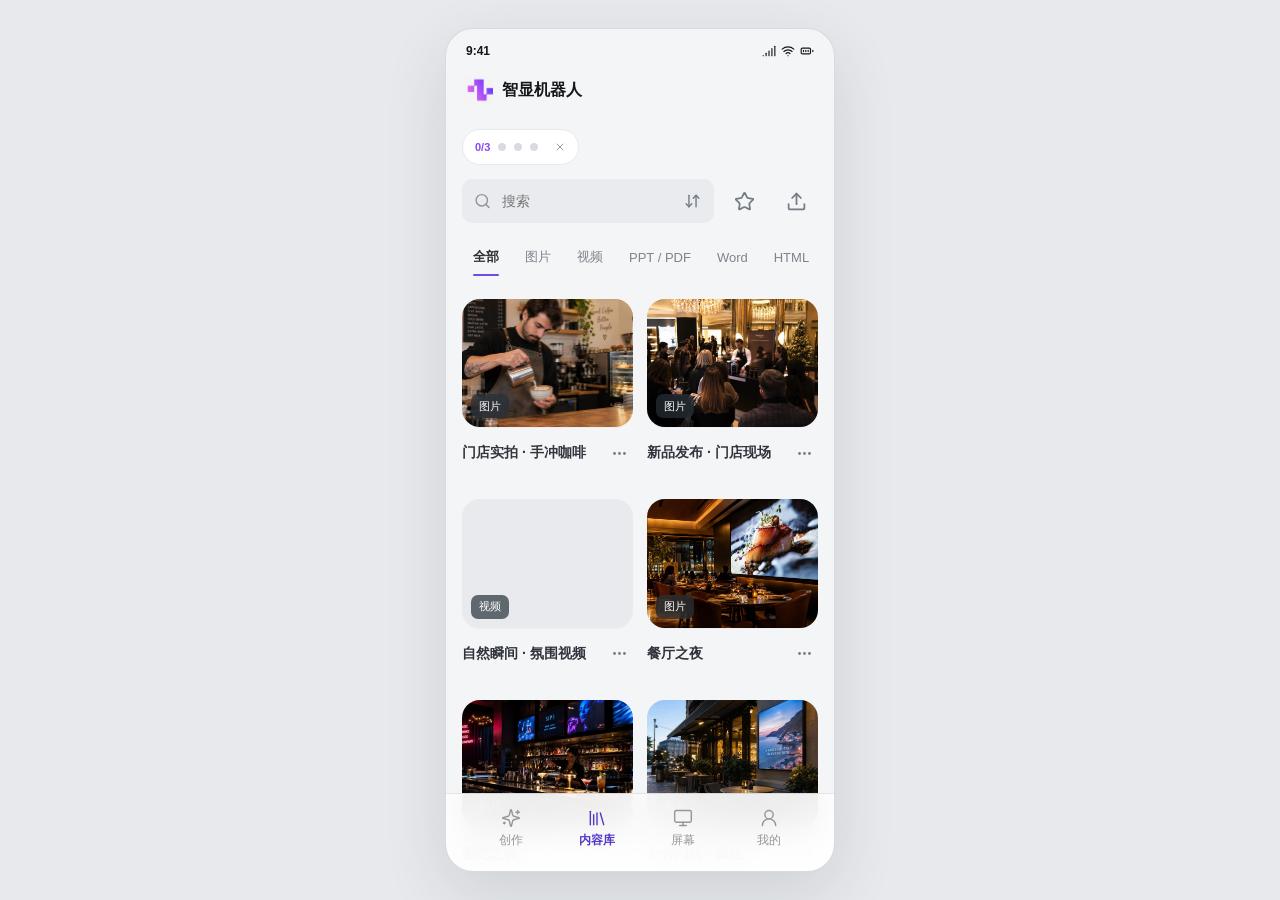
<file: index.html>
<!doctype html>
<html lang="zh-CN">
<head>
  <meta charset="utf-8" />
  <meta name="viewport" content="width=device-width, initial-scale=1, viewport-fit=cover" />
  <meta name="theme-color" content="#f5f5f7" />
  <meta name="description" content="智显盒子小程序：5分钟完成内容生成、上屏与现场控制。" />
  <link rel="icon" href="data:image/svg+xml,%3Csvg xmlns='http://www.w3.org/2000/svg' viewBox='0 0 32 32'%3E%3Crect width='32' height='32' rx='7' fill='%238848f5'/%3E%3Cpath d='M7 11h6V6h6v15h6v5h-12V16H7z' fill='white'/%3E%3C/svg%3E" />
  <title>智显机器人小程序原型</title>
  <link rel="stylesheet" href="styles.css" />
  <link rel="stylesheet" href="visual-studio.css" />
  <link rel="stylesheet" href="content-hub.css" />
</head>
<body>
  <main class="prototype-shell">
    <section class="phone" aria-label="智显机器人小程序高保真原型">
      <div class="status-bar" aria-hidden="true">
        <span>9:41</span>
        <div class="status-icons"><i data-lucide="signal"></i><i data-lucide="wifi"></i><i data-lucide="battery-full"></i></div>
      </div>

      <header class="app-header">
        <button class="brand-button" type="button" data-route="home" aria-label="返回首页">
          <img src="assets/zrobot-mark.png" alt="智显机器人" />
          <span>智显机器人</span>
        </button>
      </header>

      <div class="app-content" id="appContent" aria-live="polite"></div>

      <nav class="tab-bar" aria-label="主导航">
        <button class="tab active" type="button" data-route="gallery"><i data-lucide="sparkles"></i><span>创作</span></button>
        <button class="tab" type="button" data-route="library"><i data-lucide="library"></i><span>内容库</span></button>
        <button class="tab" type="button" data-route="home"><i data-lucide="monitor"></i><span>屏幕</span></button>
        <button class="tab" type="button" data-route="profile"><i data-lucide="user-round"></i><span>我的</span></button>
      </nav>

      <div class="modal-layer" id="modalLayer" hidden></div>
      <div class="toast" id="toast" role="status" aria-live="polite" hidden></div>
    </section>
  </main>

  <script src="assets/lucide.min.js"></script>
  <script src="creation-scenarios.js"></script>
  <script src="visual-studio.js"></script>
  <script src="content-hub.js"></script>
  <script src="app.js"></script>
</body>
</html>
</file>
<file: styles.css>
:root {
  color-scheme: light;
  --page: #f4f5f7;
  --surface: #ffffff;
  --surface-2: #eceef1;
  --ink: #17181b;
  --muted: #696c73;
  --line: rgba(23, 24, 27, 0.10);
  --purple: #6c4ce8;
  --purple-dark: #5638c8;
  --purple-soft: #efecfb;
  --green: #24885d;
  --green-soft: #e9f5ef;
  --r-sm: 12px;
  --r-md: 18px;
  --r-lg: 26px;
  --t-fast: 150ms;
  --t-med: 250ms;
  --t-slow: 400ms;
  --red: #d94b45;
  --shadow: 0 22px 64px rgba(36, 38, 44, 0.12);
  --ease: cubic-bezier(.2,.8,.2,1);
}

* { box-sizing: border-box; }

html, body { min-height: 100%; }

body {
  margin: 0;
  background: #e7e9ed;
  color: var(--ink);
  font-family: -apple-system, BlinkMacSystemFont, "SF Pro Display", "PingFang SC", "Helvetica Neue", sans-serif;
  letter-spacing: 0;
}

button, input, textarea, select { font: inherit; }
button { -webkit-tap-highlight-color: transparent; transition: transform .18s var(--ease), background-color .22s var(--ease), color .22s var(--ease), box-shadow .22s var(--ease); }
button:active { transform: scale(.98); }
button:focus-visible, input:focus-visible, textarea:focus-visible { outline: 2px solid var(--purple); outline-offset: 2px; }

.prototype-shell {
  min-height: 100vh;
  display: grid;
  place-items: center;
  padding: 24px;
}

.phone {
  width: min(390px, 100vw);
  height: min(844px, calc(100vh - 48px));
  min-height: 720px;
  position: relative;
  overflow: hidden;
  display: flex;
  flex-direction: column;
  background: var(--page);
  border: 1px solid rgba(29, 29, 31, 0.12);
  border-radius: 28px;
  box-shadow: var(--shadow);
}

.status-bar {
  height: 34px;
  padding: 10px 20px 0;
  display: flex;
  align-items: center;
  justify-content: space-between;
  font-size: 12px;
  font-weight: 600;
  flex: 0 0 auto;
}

.status-icons { display: flex; align-items: center; gap: 5px; }
.status-icons svg { width: 14px; height: 14px; stroke-width: 2; }

.app-header {
  height: 56px;
  display: flex;
  align-items: center;
  justify-content: space-between;
  padding: 8px 16px 10px;
  flex: 0 0 auto;
}

.brand-button {
  border: 0;
  padding: 0;
  background: transparent;
  display: flex;
  align-items: center;
  gap: 9px;
  color: var(--ink);
  font-weight: 650;
  cursor: pointer;
}

.brand-button img {
  width: 31px;
  height: 31px;
  border-radius: 7px;
  object-fit: cover;
}

.icon-button {
  width: 40px;
  height: 40px;
  border: 0;
  border-radius: 50%;
  display: grid;
  place-items: center;
  background: rgba(255,255,255,.82);
  color: var(--ink);
  cursor: pointer;
}

.icon-button svg { width: 20px; height: 20px; stroke-width: 1.8; }

.app-content {
  flex: 1;
  overflow-y: auto;
  overscroll-behavior: contain;
  scrollbar-width: none;
  padding: 0 16px 112px;
}

.app-content::-webkit-scrollbar { display: none; }

.tab-bar {
  position: absolute;
  z-index: 10;
  left: 0;
  right: 0;
  bottom: 0;
  height: 78px;
  padding: 8px 22px 16px;
  display: grid;
  grid-template-columns: repeat(4, 1fr);
  background: rgba(255,255,255,.92);
  backdrop-filter: blur(18px);
  border-top: 1px solid var(--line);
}

.tab {
  min-width: 0;
  min-height: 48px;
  border: 0;
  background: transparent;
  color: #96969b;
  display: flex;
  flex-direction: column;
  align-items: center;
  justify-content: center;
  gap: 4px;
  font-size: 12px;
  cursor: pointer;
}

.tab svg { width: 20px; height: 20px; stroke-width: 1.7; }
.tab.active { color: var(--purple-dark); font-weight: 600; }

.eyebrow, .screen-label {
  margin: 8px 0 7px;
  font-size: 12px;
  color: var(--muted);
}

h1, h2, h3, p { margin: 0; }
h1 { font-size: 29px; line-height: 1.15; font-weight: 700; text-wrap: balance; }
h2 { font-size: 21px; line-height: 1.25; font-weight: 650; }
h3 { font-size: 16px; line-height: 1.3; font-weight: 620; }

.subtext { color: var(--muted); font-size: 13px; line-height: 1.5; }
.section-title { display: flex; align-items: end; justify-content: space-between; margin: 24px 0 12px; }
.section-title button { min-height: 36px; border: 0; background: transparent; color: var(--purple-dark); font-size: 12px; cursor: pointer; }

.terminal-head {
  display: flex;
  align-items: center;
  justify-content: space-between;
  margin-top: 6px;
}

.screen-home-head {
  display: flex;
  align-items: end;
  justify-content: space-between;
  margin: 5px 1px 17px;
}
.screen-home-head h1 { font-size: 27px; }
.screen-home-head .screen-label { margin: 0 0 5px; }

.status {
  display: inline-flex;
  align-items: center;
  gap: 6px;
  color: var(--green);
  font-size: 12px;
  font-weight: 600;
}

.status::before { content: ""; width: 7px; height: 7px; border-radius: 50%; background: currentColor; }
.status.offline { color: var(--red); }

.screen-card {
  margin-top: 16px;
  padding: 12px;
  border-radius: 8px;
  background: var(--surface);
  box-shadow: 0 8px 24px rgba(45, 36, 60, 0.06);
}

.screen-stage { margin-top: 0; }
.screen-stage .screen-preview { border-radius: 8px; box-shadow: 0 16px 36px rgba(18,18,24,.12); }
.screen-stage .screen-meta { padding: 13px 1px 0; }
.screen-stage .screen-meta > div strong { display: block; font-size: 15px; }
.screen-stage .screen-meta > div span { display: block; margin-top: 3px; font-size: 12px; }

.update-screen {
  width: 100%;
  min-height: 70px;
  margin-top: 22px;
  padding: 0 15px;
  border: 0;
  border-radius: var(--r-sm);
  background: var(--ink);
  color: white;
  display: grid;
  grid-template-columns: 38px 1fr 22px;
  align-items: center;
  gap: 11px;
  text-align: left;
  cursor: pointer;
  box-shadow: 0 12px 26px rgba(23,24,27,.14);
}
.update-screen > span { width: 38px; height: 38px; border-radius: 7px; display: grid; place-items: center; background: rgba(255,255,255,.10); color: #d4caff; }
.update-screen svg { width: 18px; height: 18px; }
.update-screen > div strong { display: block; font-size: 15px; }
.update-screen > div small { display: block; margin-top: 4px; color: rgba(255,255,255,.58); font-size: 12px; }
.update-screen > svg { color: rgba(255,255,255,.62); }

.screen-tools { display: grid; grid-template-columns: 1fr 1fr; gap: 1px; margin-top: 14px; overflow: hidden; border: 1px solid var(--line); border-radius: 8px; background: var(--line); }
.screen-tools button { min-height: 62px; padding: 0 13px; border: 0; background: var(--surface); color: var(--ink); display: flex; align-items: center; gap: 10px; text-align: left; cursor: pointer; }
.screen-tools button > svg { width: 18px; color: var(--purple-dark); }
.screen-tools strong { display: block; font-size: 13px; }
.screen-tools small { display: block; margin-top: 3px; color: var(--muted); font-size: 11px; }

.quiet-list { gap: 0; border-top: 1px solid var(--line); }
.quiet-list .content-row { border-radius: 0; padding: 11px 0; border-bottom: 1px solid var(--line); background: transparent; }

.screen-preview {
  aspect-ratio: 16 / 9;
  border-radius: 6px;
  position: relative;
  overflow: hidden;
  background: #0b0a0f;
  color: white;
}

.screen-preview::after {
  content: "";
  position: absolute;
  inset: auto 0 0;
  height: 35%;
  background: linear-gradient(to top, rgba(0,0,0,.48), transparent);
  pointer-events: none;
}

.preview-brand {
  position: absolute;
  left: 13px;
  top: 12px;
  display: flex;
  align-items: center;
  gap: 6px;
  font-size: 8px;
  font-weight: 600;
}

.preview-brand img { width: 15px; height: 15px; border-radius: 3px; }
.preview-copy { position: absolute; z-index: 1; left: 14px; bottom: 14px; right: 88px; }
.preview-copy strong { display: block; font-size: 18px; line-height: 1.08; }
.preview-copy span { display: block; margin-top: 5px; font-size: 8px; color: rgba(255,255,255,.66); }

.preview-orbit {
  position: absolute;
  width: 104px;
  height: 104px;
  right: -12px;
  top: -17px;
  border-radius: 50%;
  border: 1px solid rgba(179, 110, 255, .85);
}

.preview-orbit::before, .preview-orbit::after {
  content: "";
  position: absolute;
  border-radius: 50%;
  background: var(--purple);
}

.preview-orbit::before { width: 7px; height: 7px; left: 4px; top: 63px; }
.preview-orbit::after { width: 3px; height: 3px; left: 14px; top: 76px; background: white; }

.screen-meta { display: flex; align-items: center; justify-content: space-between; padding: 11px 2px 1px; }
.screen-meta strong { font-size: 13px; font-weight: 620; }
.screen-meta span { color: var(--muted); font-size: 11px; }

.quick-grid { display: grid; grid-template-columns: repeat(3, 1fr); gap: 10px; }

.quick-action {
  min-height: 92px;
  padding: 13px 10px;
  border: 0;
  border-radius: 8px;
  background: var(--surface);
  color: var(--ink);
  text-align: left;
  cursor: pointer;
  box-shadow: 0 7px 20px rgba(45,36,60,.045);
}

.quick-action.primary { background: var(--ink); color: white; }
.quick-action .action-icon { width: 30px; height: 30px; border-radius: 7px; display: grid; place-items: center; background: var(--purple-soft); color: var(--purple-dark); margin-bottom: 14px; }
.quick-action.primary .action-icon { background: rgba(255,255,255,.12); color: white; }
.quick-action svg { width: 16px; height: 16px; stroke-width: 1.8; }
.quick-action strong { display: block; font-size: 13px; line-height: 1.22; }
.quick-action small { display: block; color: var(--muted); margin-top: 4px; font-size: 9px; }
.quick-action.primary small { color: rgba(255,255,255,.58); }

.assistant-bar {
  margin-top: 18px;
  padding: 14px;
  background: var(--purple-soft);
  border-radius: 8px;
  display: grid;
  grid-template-columns: 34px 1fr 32px;
  align-items: center;
  gap: 10px;
}

.assistant-bar img { width: 34px; height: 34px; border-radius: 7px; }
.assistant-bar strong { display: block; font-size: 13px; }
.assistant-bar span { display: block; color: var(--muted); font-size: 10px; margin-top: 2px; }
.assistant-bar button { width: 32px; height: 32px; border: 0; border-radius: 50%; background: var(--purple); color: white; display: grid; place-items: center; cursor: pointer; }
.assistant-bar svg { width: 15px; height: 15px; }

.content-list { display: grid; gap: 10px; }
.content-row { border: 0; border-radius: 8px; background: var(--surface); padding: 10px; display: grid; grid-template-columns: 96px 1fr 24px; align-items: center; gap: 12px; text-align: left; color: var(--ink); cursor: pointer; }
.thumb { aspect-ratio: 16 / 9; border-radius: 5px; background: #111017; position: relative; overflow: hidden; }
.thumb.purple { background: #8b4cf5; }
.thumb.light { background: #e9e5f1; }
.thumb::after { content: ""; position: absolute; width: 35px; height: 35px; border: 1px solid rgba(255,255,255,.55); border-radius: 50%; top: -7px; right: 5px; }
.content-copy strong { display: block; font-size: 13px; }
.content-copy span { display: block; margin-top: 5px; color: var(--muted); font-size: 12px; }
.content-row > svg { width: 17px; color: #9b9ba0; }

.page-head { display: flex; align-items: center; gap: 10px; margin: 4px 0 18px; }
.page-head .icon-button { background: var(--surface); flex: 0 0 auto; }
.page-head-copy { min-width: 0; }
.page-head-copy h2 { font-size: 20px; }
.page-head-copy p { margin-top: 3px; color: var(--muted); font-size: 12px; }

.quickstart-progress { display: grid; grid-template-columns: repeat(3,1fr); gap: 8px; margin: 5px 0 29px; }
.quickstart-step { position: relative; display: flex; align-items: center; gap: 7px; color: #a3a5aa; }
.quickstart-step:not(:last-child)::after { content: ""; position: absolute; left: calc(100% - 2px); width: 10px; height: 1px; background: #d8dade; }
.quickstart-step > span { width: 24px; height: 24px; border-radius: 50%; display: grid; place-items: center; background: #e4e6e9; font-size: 11px; font-weight: 700; font-variant-numeric: tabular-nums; }
.quickstart-step small { font-size: 11px; white-space: nowrap; }
.quickstart-step.active { color: var(--ink); }
.quickstart-step.active > span { color: white; background: var(--purple); }

.quickstart-intro { margin-bottom: 18px; }
.quickstart-intro h1 { font-size: 27px; }
.quickstart-intro p { max-width: 315px; margin-top: 9px; color: var(--muted); font-size: 14px; line-height: 1.55; text-wrap: pretty; }

.quickstart-upload {
  width: 100%;
  min-height: 92px;
  padding: 13px;
  border: 1px dashed #c8cbd1;
  border-radius: 8px;
  color: var(--ink);
  background: var(--surface);
  display: grid;
  grid-template-columns: 52px 1fr 22px;
  align-items: center;
  gap: 12px;
  text-align: left;
  cursor: pointer;
}
.quickstart-upload > span { width: 52px; height: 52px; border-radius: 7px; display: grid; place-items: center; color: var(--purple-dark); background: var(--purple-soft); }
.quickstart-upload > span svg { width: 23px; height: 23px; }
.quickstart-upload > div strong { display: block; font-size: 14px; }
.quickstart-upload > div small { display: block; margin-top: 4px; color: var(--muted); font-size: 12px; }
.quickstart-upload > svg { width: 18px; color: #989ba2; }
.quickstart-upload.uploaded { border-style: solid; border-color: rgba(36,136,93,.25); }
.quickstart-upload.uploaded > span { color: white; background: #25262a; }
.quickstart-upload.uploaded > svg { color: var(--green); }

.quickstart-prompt { display: block; margin-top: 20px; }
.quickstart-prompt > span { display: block; margin-bottom: 8px; font-size: 14px; font-weight: 620; }
.quickstart-prompt textarea { width: 100%; min-height: 104px; padding: 14px; border: 1px solid var(--line); border-radius: 8px; color: var(--ink); background: var(--surface); outline: 0; resize: none; font-size: 14px; line-height: 1.55; }
.quickstart-prompt textarea:focus { border-color: var(--purple); box-shadow: 0 0 0 3px rgba(108,76,232,.10); }
.quickstart-cta { width: 100%; margin-top: 16px; }
.privacy-note { margin-top: 11px; color: var(--muted); display: flex; align-items: center; justify-content: center; gap: 6px; font-size: 12px; }
.privacy-note svg { width: 13px; }

.result-heading { display: flex; align-items: center; gap: 12px; margin-bottom: 17px; }
.result-heading h1 { font-size: 23px; }
.result-heading p { margin-top: 4px; color: var(--muted); font-size: 12px; }
.result-check { width: 40px; height: 40px; border-radius: 50%; flex: 0 0 auto; display: grid; place-items: center; color: var(--green); background: var(--green-soft); }
.result-check svg { width: 19px; }
.quickstart-result { padding: 7px; border-radius: 8px; background: var(--surface); box-shadow: 0 14px 34px rgba(34,35,40,.08); }
.quickstart-result .screen-preview { border-radius: 5px; }
.quality-row { display: flex; align-items: center; justify-content: space-between; padding: 12px 1px 3px; color: var(--muted); font-size: 12px; }
.quality-row span { display: flex; align-items: center; gap: 5px; }
.quality-row svg { width: 15px; color: var(--green); }
.text-button { width: 100%; min-height: 44px; margin-top: 5px; border: 0; background: transparent; color: var(--muted); font-size: 13px; cursor: pointer; }

.success-screen { padding: 31px 14px 22px; text-align: center; }
.success-icon { width: 54px; height: 54px; margin: 0 auto 18px; border-radius: 50%; display: grid; place-items: center; color: white; background: var(--green); box-shadow: 0 12px 25px rgba(36,136,93,.18); }
.success-icon svg { width: 27px; }
.success-screen .screen-label { margin: 0 0 7px; color: var(--green); }
.success-screen h1 { font-size: 29px; }
.success-screen > p:last-child { margin-top: 9px; color: var(--muted); font-size: 14px; }
.success-screen > p strong { color: var(--ink); font-variant-numeric: tabular-nums; }
.success-preview { margin-bottom: 16px; }
.success-actions { display: grid; grid-template-columns: 1fr 1fr; gap: 9px; }
.success-actions .primary-button { grid-column: 1 / -1; }

.quickstart-loading { display: grid; gap: 1px; margin-top: 18px; overflow: hidden; border-radius: 7px; background: var(--line); }
.quickstart-loading span { padding: 9px 11px; color: var(--muted); background: var(--surface); font-size: 12px; }
.quickstart-loading span.active { color: var(--ink); font-weight: 600; }
.publish-steps { display: grid; gap: 11px; margin-top: 18px; }
.publish-steps span { display: flex; align-items: center; gap: 8px; color: var(--muted); font-size: 12px; }
.publish-steps span.done { color: var(--ink); }
.publish-steps svg { width: 16px; height: 16px; }
.publish-steps .done svg { color: var(--green); }

.template-grid { display: grid; grid-template-columns: 1fr 1fr; gap: 12px; }
.template-card { border: 2px solid transparent; border-radius: 8px; background: var(--surface); padding: 9px; text-align: left; color: var(--ink); cursor: pointer; }
.template-card.selected { border-color: var(--purple); }
.template-card .thumb { width: 100%; }
.template-card strong { display: block; font-size: 13px; margin-top: 9px; }
.template-card span { display: block; color: var(--muted); font-size: 10px; margin-top: 3px; }

.creation-mode {
  display: grid;
  grid-template-columns: 1fr 1fr;
  gap: 4px;
  padding: 4px;
  margin-bottom: 16px;
  border-radius: 8px;
  background: #e8e8ec;
}

.creation-mode button {
  min-height: 42px;
  border: 0;
  border-radius: 6px;
  background: transparent;
  color: var(--muted);
  display: flex;
  align-items: center;
  justify-content: center;
  gap: 7px;
  font-size: 12px;
  font-weight: 600;
  cursor: pointer;
}

.creation-mode button.active {
  color: var(--ink);
  background: var(--surface);
  box-shadow: 0 1px 5px rgba(0,0,0,.08);
}

.creation-mode svg { width: 16px; height: 16px; }

.creation-thread { min-height: 368px; }
.creation-thread.image-ready ~ .creation-composer, .creation-thread.video-ready ~ .creation-composer { position: static; margin-top: 14px; }

.creation-empty {
  padding: 31px 20px 25px;
  text-align: center;
}

.creation-empty img { width: 48px; height: 48px; border-radius: 11px; margin-bottom: 18px; }
.creation-empty h1 { max-width: 290px; margin: 0 auto; font-size: 26px; }
.creation-empty p { max-width: 300px; margin: 10px auto 0; color: var(--muted); font-size: 14px; line-height: 1.55; }

.prompt-starters { display: grid; gap: 8px; }
.prompt-starters button {
  min-height: 45px;
  padding: 0 13px;
  border: 1px solid var(--line);
  border-radius: 8px;
  background: var(--surface);
  color: var(--ink);
  display: flex;
  align-items: center;
  justify-content: space-between;
  font-size: 13px;
  text-align: left;
  cursor: pointer;
}
.prompt-starters svg { width: 15px; color: var(--muted); }

.creation-composer {
  position: sticky;
  bottom: 0;
  z-index: 4;
  display: grid;
  grid-template-columns: 40px 1fr 40px;
  align-items: end;
  gap: 8px;
  margin-top: 14px;
  padding: 9px;
  border: 1px solid var(--line);
  border-radius: 12px;
  background: rgba(255,255,255,.96);
  box-shadow: 0 10px 32px rgba(31,25,45,.10);
  backdrop-filter: blur(16px);
}

.creation-composer textarea {
  width: 100%;
  min-height: 34px;
  max-height: 82px;
  padding: 8px 1px 6px;
  border: 0;
  outline: 0;
  resize: none;
  color: var(--ink);
  background: transparent;
  font-size: 14px;
  line-height: 1.45;
}

.composer-attach, .composer-send {
  width: 40px;
  height: 40px;
  border: 0;
  border-radius: 50%;
  display: grid;
  place-items: center;
  cursor: pointer;
}
.composer-attach { color: var(--ink); background: var(--surface-2); }
.composer-send { color: white; background: var(--purple); }
.composer-attach svg, .composer-send svg { width: 17px; height: 17px; }

.reference-file {
  display: flex;
  align-items: center;
  justify-content: space-between;
  margin: 12px 0 -4px;
  padding: 9px 11px;
  border-radius: 8px;
  background: var(--purple-soft);
  color: var(--purple-dark);
  font-size: 12px;
}
.reference-file span { display: flex; align-items: center; gap: 6px; min-width: 0; }
.reference-file button { border: 0; background: transparent; color: inherit; display: grid; place-items: center; cursor: pointer; }
.reference-file svg { width: 14px; height: 14px; }

.chat-turn { max-width: 88%; padding: 11px 13px; border-radius: 10px; font-size: 13px; line-height: 1.48; }
.user-turn { margin-left: auto; color: white; background: var(--ink); border-bottom-right-radius: 4px; }
.assistant-turn { display: flex; gap: 9px; align-items: center; margin: 17px 0 11px; }
.assistant-turn img { width: 31px; height: 31px; border-radius: 7px; }
.assistant-turn h2 { display: block; font-size: 14px; }
.assistant-turn span { display: block; margin-top: 3px; color: var(--muted); font-size: 12px; }

.result-grid { display: grid; grid-template-columns: 1fr; gap: 10px; }
.result-card { min-width: 0; padding: 8px; border: 0; border-radius: 8px; background: var(--surface); box-shadow: 0 10px 28px rgba(34,35,40,.07); }
.result-card.featured .generation-art { aspect-ratio: 16/9; }
.result-card.featured .art-copy { left: 14px; bottom: 14px; max-width: 155px; }
.result-card.featured .art-copy strong { font-size: 16px; }
.result-card.featured .art-copy small { margin-top: 5px; font-size: 9px; }
.result-card.featured .art-product { width: 64px; height: 64px; right: 24px; bottom: 18px; }
.result-card.featured .art-product svg { width: 56px; height: 56px; }
.result-card.compact { display: grid; grid-template-columns: 96px 1fr; grid-template-rows: auto auto; gap: 5px 10px; align-items: center; padding: 7px; box-shadow: none; border: 1px solid var(--line); }
.result-card.compact .generation-art { grid-row: 1 / 3; aspect-ratio: 16/10; }
.result-card.compact .result-meta { padding: 2px 2px 0; }
.result-card.compact .result-actions { padding: 0 1px 1px; }
.generation-art { position: relative; aspect-ratio: 16/10; overflow: hidden; border-radius: 6px; color: white; background: #121117; }
.generation-art::before { content: ""; position: absolute; width: 92px; height: 92px; top: -45px; right: -22px; border: 1px solid rgba(178,105,255,.8); border-radius: 50%; }
.generation-art.alt { background: #ece8f3; color: var(--ink); }
.generation-art.alt::before { border-color: rgba(108,45,224,.35); }
.generation-art.video { aspect-ratio: 16/9; background: #15121b; }
.art-product { position: absolute; right: 15px; bottom: 12px; width: 42px; height: 42px; display: grid; place-items: center; color: #c397ff; }
.art-product svg { width: 38px; height: 38px; stroke-width: 1.25; }
.art-copy { position: absolute; left: 9px; bottom: 9px; max-width: 76px; }
.art-copy strong { display: block; font-size: 10px; line-height: 1.12; }
.art-copy small { display: block; margin-top: 3px; font-size: 7px; opacity: .7; white-space: nowrap; }
.result-meta { display: flex; align-items: center; justify-content: space-between; padding: 8px 1px 6px; }
.result-meta strong { font-size: 13px; }
.result-meta span { color: var(--muted); font-size: 11px; }
.result-actions { display: grid; grid-template-columns: 1fr 1fr; gap: 5px; }
.result-actions.wide { margin-top: 9px; }
.result-actions button { min-width: 0; min-height: 42px; padding: 0 8px; border: 0; border-radius: 6px; color: var(--ink); background: var(--surface-2); display: flex; align-items: center; justify-content: center; gap: 5px; font-size: 11px; cursor: pointer; }
.result-actions button.accent { color: white; background: var(--purple); }
.result-actions svg { width: 12px; height: 12px; }

.followup-actions { display: flex; gap: 7px; overflow-x: auto; padding: 10px 0 1px; scrollbar-width: none; }
.followup-actions::-webkit-scrollbar { display: none; }
.followup-actions button { flex: 0 0 auto; min-height: 38px; padding: 8px 11px; border: 1px solid var(--line); border-radius: 18px; color: var(--ink); background: var(--surface); font-size: 11px; cursor: pointer; }

.storyboard { display: grid; gap: 7px; }
.storyboard-shot { min-height: 47px; padding: 8px 10px; border-radius: 8px; background: var(--surface); display: grid; grid-template-columns: 26px 1fr auto; align-items: center; gap: 9px; }
.storyboard-shot > span { color: var(--purple-dark); font-size: 11px; font-weight: 700; }
.storyboard-shot strong { display: block; font-size: 13px; }
.storyboard-shot small { display: block; margin-top: 3px; color: var(--muted); font-size: 11px; }
.storyboard-shot em { color: var(--muted); font-size: 11px; font-style: normal; }

.video-result { position: relative; padding: 7px; border-radius: 8px; background: var(--surface); }
.video-play { position: absolute; left: 50%; top: 50%; width: 44px; height: 44px; transform: translate(-50%,-55%); border: 0; border-radius: 50%; color: var(--ink); background: rgba(255,255,255,.92); display: grid; place-items: center; cursor: pointer; }
.video-play svg { width: 20px; fill: currentColor; }
.video-timeline { height: 3px; margin-top: 6px; border-radius: 2px; background: #e1e1e5; overflow: hidden; }
.video-timeline span { display: block; width: 38%; height: 100%; background: var(--purple); }

.generation-skeleton { display: grid; grid-template-columns: 1fr 1fr; gap: 8px; margin-top: 17px; }
.generation-skeleton span { aspect-ratio: 16/10; border-radius: 7px; background: linear-gradient(110deg,#eee 25%,#f8f8fa 40%,#eee 55%); background-size: 200% 100%; animation: shimmer 1.2s linear infinite; }
.shot-progress { display: grid; grid-template-columns: repeat(5,1fr); gap: 5px; margin-top: 18px; }
.shot-progress span { padding: 7px 0; border-radius: 5px; color: var(--purple-dark); background: var(--purple-soft); text-align: center; font-size: 8px; font-weight: 700; }
@keyframes shimmer { to { background-position-x: -200%; } }

.form-stack { display: grid; gap: 14px; }
.field label { display: block; margin-bottom: 7px; font-size: 12px; font-weight: 600; }
.field input, .field textarea {
  width: 100%;
  border: 1px solid var(--line);
  border-radius: 8px;
  background: var(--surface);
  color: var(--ink);
  padding: 12px 13px;
  outline: none;
}
.field textarea { min-height: 78px; resize: vertical; }
.field input:focus, .field textarea:focus { border-color: var(--purple); box-shadow: 0 0 0 3px rgba(136,72,245,.10); }

.segmented { display: grid; grid-template-columns: repeat(3, 1fr); background: #e8e8ec; border-radius: 8px; padding: 3px; }
.segmented button { border: 0; border-radius: 6px; background: transparent; color: var(--muted); padding: 8px 5px; font-size: 11px; cursor: pointer; }
.segmented button.active { background: var(--surface); color: var(--ink); box-shadow: 0 1px 5px rgba(0,0,0,.08); }

.upload-row { display: grid; grid-template-columns: 1fr 1fr; gap: 10px; }
.upload-button { min-height: 72px; border: 1px dashed rgba(136,72,245,.35); border-radius: 8px; background: var(--purple-soft); color: var(--purple-dark); display: flex; align-items: center; justify-content: center; gap: 7px; font-size: 11px; cursor: pointer; }
.upload-button svg { width: 16px; }

.primary-button, .secondary-button {
  min-height: 48px;
  border: 0;
  border-radius: 10px;
  padding: 0 18px;
  display: inline-flex;
  align-items: center;
  justify-content: center;
  gap: 8px;
  font-weight: 620;
  cursor: pointer;
}
.primary-button { background: var(--ink); color: white; }
.primary-button.purple { background: var(--purple); }
.secondary-button { background: var(--surface); color: var(--ink); border: 1px solid var(--line); }
.button-row { display: grid; grid-template-columns: 1fr 1.45fr; gap: 10px; margin-top: 18px; }
.button-row.single { grid-template-columns: 1fr; }
.primary-button svg, .secondary-button svg { width: 17px; height: 17px; }

.edit-preview { padding: 8px; background: var(--surface); border-radius: 8px; margin-bottom: 18px; }
.edit-preview .screen-preview { border-radius: 5px; }

.assistant-note { display: flex; gap: 10px; padding: 12px; border-radius: 8px; background: var(--surface); border: 1px solid var(--line); margin: 14px 0; }
.assistant-note img { width: 30px; height: 30px; border-radius: 6px; }
.assistant-note strong { display: block; font-size: 12px; }
.assistant-note p { margin-top: 3px; color: var(--muted); font-size: 12px; line-height: 1.45; }

.toggle-row { display: flex; align-items: center; justify-content: space-between; padding: 13px 0; border-bottom: 1px solid var(--line); }
.toggle-row strong { font-size: 13px; }
.toggle-row span { display: block; margin-top: 3px; color: var(--muted); font-size: 10px; }
.switch { width: 42px; height: 24px; border: 0; border-radius: 14px; background: #d2d2d7; padding: 2px; cursor: pointer; transition: .2s ease; }
.switch::after { content: ""; display: block; width: 20px; height: 20px; border-radius: 50%; background: white; box-shadow: 0 1px 4px rgba(0,0,0,.18); transition: .2s ease; }
.switch.on { background: var(--purple); }
.switch.on::after { transform: translateX(18px); }

.remote-now { margin-bottom: 18px; }
.remote-now .screen-preview { border-radius: 8px; box-shadow: 0 14px 32px rgba(18,18,24,.11); }
.remote-now .screen-meta { padding: 12px 1px 0; }
.remote-now .screen-meta > div strong { display: block; font-size: 14px; }
.remote-now .screen-meta > div span { display: block; margin-top: 3px; font-size: 12px; }
.remote-panel { padding: 18px; border-radius: 8px; background: var(--surface); color: var(--ink); border: 1px solid var(--line); }
.remote-status { display: flex; justify-content: space-between; align-items: center; }
.remote-status span { font-size: 12px; color: var(--muted); }
.remote-status span:last-child { color: var(--green); font-weight: 600; }
.transport { display: grid; grid-template-columns: 1fr 1.35fr 1fr; gap: 18px; align-items: center; margin: 24px 30px 20px; }
.transport button { border: 0; border-radius: 50%; aspect-ratio: 1; background: var(--surface-2); color: var(--ink); display: grid; place-items: center; cursor: pointer; }
.transport button.main { background: var(--ink); color: white; box-shadow: 0 10px 22px rgba(23,24,27,.16); }
.transport svg { width: 21px; height: 21px; fill: currentColor; }
.remote-actions { display: grid; grid-template-columns: repeat(3, 1fr); gap: 8px; margin-top: 20px; }
.remote-actions button { min-height: 64px; border: 0; border-radius: 7px; background: var(--surface-2); color: var(--ink); font-size: 11px; cursor: pointer; }
.remote-actions svg { width: 18px; display: block; margin: 0 auto 7px; }
.volume { display: grid; grid-template-columns: 18px 1fr 18px; align-items: center; gap: 10px; margin-top: 8px; }
.volume svg { width: 17px; }
.volume input { width: 100%; accent-color: var(--purple); }

.robot-live { margin-top: 14px; border-radius: 8px; padding: 14px; background: var(--purple-soft); display: flex; align-items: center; gap: 12px; }
.robot-live img { width: 42px; height: 42px; border-radius: 8px; }
.robot-live strong { display: block; font-size: 13px; }
.robot-live p { margin-top: 4px; color: var(--muted); font-size: 10px; }
.wave { margin-left: auto; height: 26px; display: flex; align-items: center; gap: 2px; }
.wave i { width: 2px; height: 8px; border-radius: 2px; background: var(--purple); animation: wave 1s ease-in-out infinite; }
.wave i:nth-child(2) { animation-delay: .12s; }
.wave i:nth-child(3) { animation-delay: .24s; }
.wave i:nth-child(4) { animation-delay: .36s; }
@keyframes wave { 50% { height: 22px; } }

.settings-list { display: grid; gap: 1px; overflow: hidden; border-radius: 8px; background: var(--line); }
.setting-row { min-height: 54px; padding: 0 14px; background: var(--surface); display: flex; align-items: center; justify-content: space-between; border: 0; color: var(--ink); text-align: left; cursor: pointer; }
.setting-row strong { font-size: 13px; }
.setting-row span { color: var(--muted); font-size: 11px; }
.setting-row svg { width: 17px; color: #9a9aa0; }
.setting-copy { display: flex; align-items: center; gap: 10px; }
.setting-copy > svg { color: var(--purple-dark); }

.version-card { padding: 16px; border-radius: 8px; background: var(--surface); color: var(--ink); border: 1px solid var(--line); margin-top: 16px; position: relative; overflow: hidden; }
.version-card::after { content: "2.0"; position: absolute; right: 13px; top: 8px; color: rgba(108,76,232,.07); font-size: 68px; font-weight: 700; }
.version-card strong { display: block; font-size: 17px; position: relative; z-index: 1; }
.version-card p { margin-top: 8px; max-width: 235px; color: var(--muted); font-size: 12px; line-height: 1.5; position: relative; z-index: 1; }

.modal-layer { position: absolute; z-index: 30; inset: 0; background: rgba(0,0,0,.24); backdrop-filter: blur(4px); padding: 0 16px 26px; align-items: end; }
.modal-layer.open { display: flex; }
.sheet { width: 100%; background: var(--surface); border-radius: 18px; padding: 20px; box-shadow: 0 20px 60px rgba(0,0,0,.18); }
.sheet-grabber { width: 34px; height: 4px; border-radius: 2px; background: #d8d8dd; margin: -10px auto 18px; }
.sheet h2 { font-size: 20px; }
.sheet p { color: var(--muted); font-size: 12px; line-height: 1.5; margin-top: 7px; }

.progress-track { height: 5px; background: #e8e8ec; border-radius: 3px; margin-top: 20px; overflow: hidden; }
.progress-track span { display: block; height: 100%; width: 0; background: var(--purple); transition: width .5s ease; }
.progress-label { display: flex; justify-content: space-between; color: var(--muted); font-size: 10px; margin-top: 7px; }

.success-mark { width: 52px; height: 52px; border-radius: 50%; background: var(--green-soft); color: var(--green); display: grid; place-items: center; margin-bottom: 16px; }
.success-mark svg { width: 25px; height: 25px; stroke-width: 2.3; }

.toast { position: absolute; z-index: 50; left: 50%; bottom: 98px; transform: translateX(-50%); width: max-content; max-width: calc(100% - 40px); padding: 10px 14px; border-radius: 8px; background: rgba(20,19,23,.94); color: white; font-size: 11px; box-shadow: 0 8px 24px rgba(0,0,0,.18); }

@media (max-width: 520px) {
  .prototype-shell { padding: 0; }
  .phone { width: 100vw; height: 100dvh; min-height: 620px; border: 0; border-radius: 0; box-shadow: none; }
}

@media (prefers-reduced-motion: reduce) {
  *, *::before, *::after { animation: none !important; transition: none !important; }
}

/* Three-up screen tools: remote / quick publish / narration. */
.screen-tools.cols-3 { grid-template-columns: repeat(3, 1fr); }
.screen-tools.cols-3 button { padding: 0 10px; gap: 8px; }
.screen-tools.cols-3 button > svg { flex-shrink: 0; }
.screen-tools.cols-3 strong { font-size: 12.5px; letter-spacing: -.1px; white-space: nowrap; }

/* Dark mode: showroom / dim-light usage. Toggle in header; follows system by default. */
.phone[data-theme=dark] {
  --page: #0f1013;
  --surface: #1a1b20;
  --surface-2: #23252b;
  --ink: #eceef2;
  --muted: #9aa0aa;
  --line: rgba(236, 238, 242, 0.10);
  --purple-soft: #2a2342;
  --green-soft: #15301f;
  color-scheme: dark;
  background: var(--page);
}
.phone[data-theme=dark] .app-content { background: var(--page); color: var(--ink); }
.phone[data-theme=dark] .app-header { background: #0f1013d9; }
.phone[data-theme=dark] .icon-button { color: #aab0ba; }
.phone[data-theme=dark] .icon-button:hover { background: #23252b; }
.phone[data-theme=dark] .brand-button span { color: var(--ink); }
.phone[data-theme=dark] .status-bar { color: #cfd1d6; }
.phone[data-theme=dark] .screen-home-head .screen-label,
.phone[data-theme=dark] .section-title h2 { color: var(--ink); }
.phone[data-theme=dark] .section-title button { color: #a78bfa; }
.phone[data-theme=dark] .quiet-list .content-row { border-color: var(--line); }
.phone[data-theme=dark] .content-row strong { color: var(--ink); }

.phone[data-theme=dark] .update-screen { background:#241f36; }
.phone[data-theme=dark] .update-screen > div strong { color:#eceef2; }
.phone[data-theme=dark] .sc-chat { background:linear-gradient(transparent,#101014 22%); }
.phone[data-theme=dark] .cs-composer { background:linear-gradient(transparent,#101014 26%); }
.phone[data-theme=dark] .as-chips button { background:#1a1b20; border-color:#2a2c33; color:#cfd2d8; }

/* Toast action (undo delete). */
.toast button { border: 0; background: none; color: #a78bfa; font-size: inherit; font-weight: 700; cursor: pointer; padding: 0 4px; }
</file>
<file: visual-studio.css>
/* Quiet Display OS: content-led creation within the existing mobile shell. */
.vs-studio { --vs-line:#e2e5e8; color:#23272a; }
.visual-creation .app-content { padding:0 !important; margin-bottom:78px; overflow:hidden; min-height:0; }
.vs-studio { height:100%; display:flex; flex-direction:column; }
.vs-scroll { overflow-y:auto; overscroll-behavior:contain; min-height:0; flex:1; padding:0 16px 16px; scrollbar-width:none; }
.vs-scroll::-webkit-scrollbar { display:none; }
.vs-studio.has-panel .vs-canvas { position:sticky; top:0; z-index:5; }
.vs-heading { display:flex; align-items:center; justify-content:space-between; padding:10px 0 16px; }
.vs-heading h1 { font-size:28px; font-weight:700; letter-spacing:-.6px; }
.vs-heading p { margin-top:6px; font-size:13px; line-height:1.5; color:#70767b; }
.vs-icon { width:44px; height:44px; flex-shrink:0; border:0; border-radius:50%; background:transparent; color:#60686e; display:inline-grid; place-items:center; cursor:pointer; }
.vs-icon:hover { background:#e9e9ef; }
.vs-icon svg { width:19px; height:19px; }
.vs-meta { display:flex; justify-content:space-between; align-items:center; margin-bottom:10px; font-size:12px; color:#788087; }
.vs-meta>span:first-child { display:flex; gap:6px; align-items:center; }
.vs-dot { width:5px;height:5px; border-radius:50%; background:#697e70; }
.vs-canvas { position:relative; border-radius:13px; overflow:hidden; box-shadow:0 14px 28px -18px #5b71634d; border:1px solid #fff; }
.vs-art { width:100%; aspect-ratio:16/9; overflow:hidden; position:relative; container-type:inline-size; background:#e3e9e3; }
.vs-art-world { position:absolute; inset:0; color:#293c33; }
.vs-room { position:absolute; inset:0; background:linear-gradient(120deg,#edf1e9,#d6e1d8); }
.vs-room::before { content:''; position:absolute; inset:12% 12% 25% 53%; border:1px solid #ffffffb0; border-radius:80px 80px 0 0; background:#ffffff40; }
.vs-room::after { content:''; position:absolute; inset:74% 0 0; background:#c1cfc44d; border-top:1px solid #f9fcf8; }
.vs-plinth { position:absolute; bottom:11%; right:7%; width:41%; height:10%; background:linear-gradient(#eef1e8,#bdc9b9); border-radius:50% 50% 4px 4px; box-shadow:0 10px 13px #60726220; }
.vs-product { position:absolute; width:44%; height:91%; object-fit:contain; right:6%; bottom:2%; z-index:1; filter:drop-shadow(0 5px 6px #29352f15); }
.vs-art-brand { position:absolute; top:9%; left:7%; display:flex;align-items:center;gap:5px;font-size:8px;font-size:2.1cqw;letter-spacing:1.5px;font-weight:600;z-index:2; }
.vs-art-brand img { width:11px; width:3cqw; }
.vs-art-copy { position:absolute; left:7%; top:38%; width:43%; z-index:2; overflow-wrap:anywhere; }
.vs-art-copy strong { display:block; font-size:20px; font-size:5.3cqw; letter-spacing:-.5px; line-height:1.26; text-wrap:balance; }
.vs-art-copy span { display:block; font-size:8px; font-size:2.25cqw; margin-top:10px; margin-top:2.5cqw; line-height:1.6; opacity:.78; }
.vs-art-copy b { display:block; margin-top:8px; font-size:14px; font-size:3.6cqw; font-weight:600; }
.purpose-launch .vs-art-copy { top:28%;width:44%; }
.purpose-launch .vs-art-copy strong { font-size:6cqw; }
.purpose-welcome .vs-art-copy { width:65%;top:35%; }
.purpose-welcome .vs-product { right:-8%;opacity:.3; }
.purpose-event .vs-art-copy { top:25%;width:48%; }
.purpose-event .vs-art-copy strong { border-left:3px solid currentColor;padding-left:8px; }
.scene-kitchen .vs-room { background:linear-gradient(115deg,#f3eee4,#d3cec1); }
.scene-kitchen .vs-room::before { border-radius:0; inset:0 7% 20% 48%; background:linear-gradient(90deg,transparent 48%,#fff9 49%,#fff9 52%,transparent 53%),linear-gradient(transparent 48%,#fff9 49%,#fff9 52%,transparent 53%); border:6px solid #f9f8f0; }
.scene-kitchen .vs-room::after { background:#cec4b7; inset:78% 0 0; }
.scene-nature .vs-room { background:linear-gradient(130deg,#f2f2d9,#a2b99c); }
.scene-nature .vs-room::before { inset:-35% -35% 0 53%; border-radius:50%; border:32px solid #315e4126; background:#e9f0db; transform:rotate(-35deg);box-shadow:-30px 14px 0 #76936b26; }
.scene-studio .vs-room { background:#e2e5e8; }
.scene-studio .vs-room::before { border:0; background:transparent; }
.style-tech .vs-room { background:linear-gradient(125deg,#16232b,#314b50); }
.style-tech .vs-art-world { color:#f2f7f4; }
.style-tech .vs-room::before { opacity:.24; }
.style-tech .vs-plinth { background:linear-gradient(#718788,#2b4349); }
.style-warm .vs-room { background:linear-gradient(110deg,#f6ede2,#e5c9b1); }
.style-warm .vs-art-world { color:#654532; }
.style-bold .vs-room { background:linear-gradient(125deg,#ebe4f8,#ae9acb); }
.style-bold .vs-art-world { color:#382251; }
.vs-canvas-edit { position:absolute; bottom:8px; right:8px; width:44px;height:44px; border:1px solid #fff9; border-radius:50%; background:#fffffff0; color:#41484b; display:grid;place-items:center;cursor:pointer;z-index:3; }
.vs-canvas-edit svg { width:17px;height:17px; }
.vs-canvas-caption { display:flex;align-items:center;justify-content:space-between;gap:6px;min-height:46px;color:#7a8187;font-size:11px; }
.vs-version-nav { display:flex;align-items:center; font-size:12px; font-variant-numeric:tabular-nums; color:#505b61; }
.vs-version-nav .vs-icon { width:32px; }
.vs-chips { display:flex;align-items:center;gap:6px;flex-wrap:wrap; margin:0 0 17px; }
.vs-chips button { border:1px solid #dfe3e5; background:#fff; color:#555e62; border-radius:20px; padding:0 10px;min-height:34px;max-width:100%; font-size:12px;display:flex;align-items:center;gap:5px;cursor:pointer;overflow-wrap:anywhere; }
.vs-chips svg,.vs-lock svg { width:12px;height:12px; flex-shrink:0; }
.vs-lock { display:flex;gap:4px;align-items:center;font-size:11px;color:#78887f; padding:4px; }
.vs-tools { display:grid;grid-template-columns:repeat(4,1fr);border-bottom:1px solid var(--vs-line);gap:3px; }
.vs-tools button { position:relative;min-height:55px;border:0;background:transparent;color:#667078;font-size:13px;display:flex;gap:6px;align-items:center;justify-content:center;cursor:pointer; }
.vs-tools svg { width:17px;height:17px; }
.vs-tools button[aria-expanded=true] { color:var(--purple-dark); }
.vs-tools button[aria-expanded=true]::after { content:'';position:absolute;bottom:-1px;left:25%;right:25%;height:2px;background:var(--purple); }
.vs-recommend { margin:20px 0; }
.vs-recommend>div:first-child { display:flex;justify-content:space-between;align-items:center;margin-bottom:11px; }
.vs-recommend h2 { font-size:14px; }
.vs-recommend>div>span { font-size:11px;color:#848b90; }
.vs-scenes { display:grid;grid-template-columns:repeat(3,minmax(0,1fr));gap:9px; }
.vs-scenes button { padding:0;border:0;background:transparent;color:#596168;text-align:left;cursor:pointer; }
.vs-scenes .vs-art { border-radius:8px;border:2px solid transparent; }
.vs-scenes [aria-pressed=true] .vs-art { border-color:var(--purple); }
.vs-scenes button>span { display:block;font-size:12px;margin-top:7px; }
.vs-mini .vs-art-copy { display:none; }
.vs-mini .vs-art-brand { display:none; }
.vs-mini .vs-product { right:25%;width:48%; }
.vs-mini .vs-plinth { right:20%;width:58%; }
.vs-composer { background:#fff;border:1px solid var(--vs-line);border-radius:11px;padding:12px; }
.vs-composer label { display:block;font-size:12px;font-weight:600;margin-bottom:8px; }
.vs-composer textarea { border:0;background:transparent;outline:none;width:100%;resize:vertical;font-size:14px;line-height:1.6;min-height:44px;max-height:110px;color:#283238; }
.vs-composer small { font-size:11px;line-height:1.5;color:#898e94;display:block;margin-top:5px; }
.vs-extra { display:flex;gap:9px;margin:10px 0; }
.vs-extra button { min-height:44px;border:0;background:transparent;color:#59616b;font-size:12px;display:flex;align-items:center;gap:6px;padding:0 6px;cursor:pointer; }
.vs-extra svg { width:16px;height:16px; }
.vs-footer { flex-shrink:0; padding:9px 16px 12px; border-top:1px solid #e1e4e7; background:#f9fafbf5; }
.vs-footer p { font-size:11px;color:#838991;line-height:1.5;margin-bottom:8px; }
.vs-footer>div { display:flex;gap:8px; }
.vs-primary,.vs-secondary { display:flex;align-items:center;justify-content:center;gap:7px;width:100%;min-height:48px;border-radius:9px;padding:10px 12px;font-size:14px;font-weight:600;cursor:pointer; }
.vs-primary { background:var(--purple);color:#fff;border:1px solid var(--purple); }
.vs-secondary { background:#fff;color:#49515a;border:1px solid #dfe2e6; }
.vs-primary svg { width:17px;height:17px; }
.vs-tray { padding:16px 0; }
.vs-tray header { display:flex;align-items:center;justify-content:space-between;margin-bottom:7px; }
.vs-tray h2 { font-size:16px; }
.vs-options { display:grid;grid-template-columns:1fr 1fr;gap:10px; }
.vs-choice { position:relative;border:1px solid #dfe2e6;background:#fff;border-radius:9px;overflow:hidden;text-align:left;padding:5px;cursor:pointer;min-width:0; }
.vs-choice.selected { border:2px solid var(--purple);padding:4px; }
.vs-choice .vs-art { border-radius:5px; }
.vs-choice>span { display:block;padding:9px 5px; }
.vs-choice strong { display:block;font-size:13px;color:#2b3034; }
.vs-choice small { display:block;font-size:11px;color:#79828a;margin-top:4px; }
.vs-choice>svg { position:absolute;right:9px;bottom:30px;width:15px;color:var(--purple); }
.vs-tray-note { font-size:12px;line-height:1.7;color:#747e85;margin:10px 0; }
.vs-source-actions { display:grid;gap:8px; }
.vs-source-actions button { min-height:48px;background:#fff;border:1px solid #dce1e4;border-radius:8px;color:#34404b;display:flex;align-items:center;gap:12px;padding:12px;font-size:14px;cursor:pointer; }
.vs-source-actions svg { width:18px; }
.vs-text-form { display:grid;gap:12px; }
.vs-text-form label { font-size:12px;color:#5e6872; }
.vs-text-form input { display:block;width:100%;margin-top:7px;padding:12px;border:1px solid #dce1e4;border-radius:8px;font-size:16px;background:#fff;color:#2b333a; }
.vs-history { display:grid;gap:9px; }
.vs-history button { display:grid;grid-template-columns:95px 1fr;gap:12px;align-items:center;text-align:left;border:1px solid #e0e3e6;border-radius:8px;background:#fff;padding:8px;color:#30373c;cursor:pointer; }
.vs-history button[aria-pressed=true] { border-color:var(--purple); }
.vs-history strong { font-size:13px;display:block; }
.vs-history small { font-size:11px;line-height:1.5;color:#7b8289;display:block;overflow-wrap:anywhere;margin-top:4px; }
.vs-error { margin:12px 0;background:#fff0ed;color:#a23d29;border:1px solid #f0d0c7;padding:12px;border-radius:8px;font-size:13px;line-height:1.6; }
.vs-error button { border:0;background:transparent;min-height:44px;color:inherit;text-decoration:underline;cursor:pointer; }
.vs-working { position:absolute;inset:0;background:#f5f7f1db;display:flex;align-items:center;justify-content:center;gap:8px;font-size:13px;z-index:4; }
.vs-working>span { width:9px;height:9px;border-radius:50%;background:var(--purple);animation:vs-pulse 1s infinite alternate; }
.vs-preview h1 { font-size:24px; }
.vs-preview .page-head p { margin-top:6px;font-size:12px;color:#778088; }
.vs-preview>.vs-art { border-radius:12px;margin:20px 0; }
.vs-preview-lines { margin:14px 0 20px; }
.vs-preview-lines p { display:flex;justify-content:space-between;border-bottom:1px solid #e0e3e6;padding:15px 0;font-size:13px; }
.vs-preview-lines span { color:#7b8288; }
.vs-preview-lines strong { font-weight:500; }
.vs-demo-note { font-size:12px;line-height:1.7;color:#82878d;margin:18px 0 10px; }
.vs-studio button:disabled { opacity:.4;cursor:default; }
.vs-studio button:focus-visible,.vs-preview button:focus-visible { outline:2px solid var(--purple);outline-offset:3px; }
.motion-push .vs-art-world { animation:vs-push 8s ease-in-out infinite alternate; }
.motion-focus .vs-product { animation:vs-focus 6s ease-in-out infinite alternate; }
.motion-reveal .vs-art-copy { animation:vs-reveal 5s ease-in-out infinite; }
@keyframes vs-push { from {transform:scale(1);} to {transform:scale(1.08);} }
@keyframes vs-focus { from {transform:translateY(0) scale(1);} to {transform:translateY(-2%) scale(1.08);} }
@keyframes vs-reveal { 0%,10% {opacity:0;transform:translateY(8px);} 35%,100% {opacity:1;transform:translateY(0);} }
@keyframes vs-pulse { from {opacity:.35;} to {opacity:1;} }
@media(prefers-reduced-motion:reduce) { .vs-art-world,.vs-product,.vs-art-copy,.vs-working>span { animation:none !important; } }

/* Focused creation: reference video, 00:08 new / 00:03 result.
   Keep the output in 16:9 for the actual display destination. */
.phone.visual-creation { background:#f0f0f3;min-height:0; }
.visual-creation .app-header { display:none; }
.visual-creation .app-content { margin-bottom:0; }
.vs-studio { position:relative; --purple:#262629; --purple-dark:#262629; --vs-line:#dcdce1; color:#242426; }
.vs-studio button { -webkit-user-select:none; user-select:none; }
.vs-sr-only { position:absolute;width:1px;height:1px;overflow:hidden;clip-path:inset(50%);white-space:nowrap; }
.vs-topbar { flex:0 0 auto;display:flex;align-items:center;justify-content:space-between;padding:10px 20px 22px;gap:12px; }
.vs-round { background:#e5e5e9;color:#252528; }
.vs-topbar .vs-icon { width:40px;height:40px; }
.vs-topbar svg { stroke-width:1.8; }
.vs-top-actions { display:flex;align-items:center;gap:12px; }
.vs-demo-badge { margin-left:auto;min-height:40px;padding:0 8px;border:0;background:none;color:#84848b;font-size:11px;cursor:pointer; }
.vs-style-select,.vs-done { display:flex;align-items:center;justify-content:center;gap:7px;min-height:40px;padding:0 13px;border:0;border-radius:24px;background:#e5e5e9;color:#262629;font-size:14px;font-weight:550;cursor:pointer; }
.vs-style-select svg { width:13px;height:13px; }
.vs-done { background:#242426;color:#fff; }
.vs-done svg { width:15px;height:15px; }
.vs-new-body { flex:1;display:flex;flex-direction:column;min-height:0;padding:0 20px 12px;overflow:auto; }
.vs-prompt-card { flex:1;min-height:250px;display:flex;flex-direction:column;background:#fdfdfd;border-radius:25px;padding:20px 18px 16px;position:relative; }
.vs-prompt-card textarea { flex:1;min-height:100px; }
.vs-studio textarea { display:block;width:100%;resize:none;border:0;border-radius:0;background:transparent;color:#28282c;font-size:16px;line-height:1.75;outline:none;box-shadow:none; }
.vs-studio textarea::placeholder { color:#929299;opacity:1; }
.vs-studio textarea:focus-visible { outline:none; }
.vs-prompt-card:focus-within { box-shadow:0 0 0 1px #c6c6ce; }
.vs-ingredients { display:flex;align-items:center;gap:6px;flex-wrap:wrap;padding:12px 0; }
.vs-ingredients button { display:flex;align-items:center;gap:6px;padding:4px 9px 4px 4px;min-height:36px;max-width:100%;border:0;border-radius:10px;background:#f0f0f3;color:#69696f;font-size:11px;cursor:pointer; }
.vs-ingredients span { overflow:hidden;text-overflow:ellipsis;white-space:nowrap;max-width:180px; }
.vs-ingredients img { width:27px;height:27px;object-fit:contain;border-radius:6px;background:#e6e9e6; }
.vs-ingredients svg { width:12px;height:12px; }
.vs-input-tools { display:flex;align-items:center;justify-content:space-between;gap:6px;border-top:1px solid #d8d8de;padding-top:12px; }
.vs-input-tools>div { display:flex;gap:4px; }
.vs-input-tools>div>button { min-height:40px;display:flex;align-items:center;gap:4px;padding:0 10px;border:0;border-radius:22px;background:#ededf1;color:#303033;font-size:12px;cursor:pointer; }
.vs-input-tools svg { width:15px;height:15px;stroke-width:1.7; }
.vs-send { width:40px;height:40px;flex:0 0 40px;display:grid;place-items:center;border:0;border-radius:50%;color:#fff;background:#262629;cursor:pointer; }
.vs-send svg { width:20px;height:20px;stroke-width:1.8; }
.vs-send:disabled svg { animation:vs-spin 1s linear infinite; }
.vs-style-picker { flex:0 0 auto;margin:19px 0 11px; }
.vs-style-picker>span { display:block;color:#7f7f85;font-size:12px;margin-bottom:11px; }
.vs-style-picker>div { display:flex;gap:8px;flex-wrap:wrap; }
.vs-style-picker button { min-height:39px;padding:0 17px;border:1px solid #d0d0d6;border-radius:22px;background:#fdfdfd;font-size:13px;color:#303035;cursor:pointer; }
.vs-style-picker button[aria-pressed=true] { color:#fff;background:#242426;border-color:#242426; }
.vs-prototype-note { font-size:10px;color:#929299;line-height:1.6;text-align:center;margin:8px 0 0; }
.vs-creating { position:absolute;inset:0;display:grid;place-items:center;background:#fafafae8;border-radius:25px;color:#74747e;font-size:14px; }
.vs-studio .vs-scroll { padding:0 20px 14px; }
.vs-title-edit { display:flex;align-items:flex-start;justify-content:space-between;gap:14px;width:100%;padding:0;border:0;background:none;font-size:16px;font-weight:550;line-height:1.55;color:#262629;text-align:left;cursor:pointer;min-height:36px; }
.vs-title-edit span { overflow-wrap:anywhere; }
.vs-title-edit svg { width:16px;height:16px;flex:0 0 16px;color:#909097;margin-top:4px; }
.vs-result-meta { display:flex;align-items:center;justify-content:space-between;margin:11px 0 17px;gap:12px;font-size:11px;color:#8a8a91; }
.vs-result-meta button { display:flex;align-items:center;gap:8px;min-height:36px;padding:0;border:0;background:none;color:#4a4a50;font-size:13px;cursor:pointer; }
.vs-style-dot { width:25px;height:25px;border-radius:9px;background:#b9c7ba; }
.vs-style-dot.style-tech { background:#5d777f; }.vs-style-dot.style-warm { background:#debaa5; }.vs-style-dot.style-bold { background:#b6a2cf; }
.vs-studio .vs-canvas { border:0;border-radius:20px;box-shadow:none;position:relative; }
.vs-version-badge { position:absolute;right:11px;top:11px;border-radius:16px;padding:5px 9px;background:#2525278a;color:#fff;font-size:10px;z-index:3;backdrop-filter:blur(10px); }
.vs-canvas-arrow { position:absolute;top:50%;transform:translateY(-50%);width:36px;height:44px;background:#20202230;border:0;color:#fff;display:grid;place-items:center;border-radius:20px;cursor:pointer;z-index:3; }
.vs-canvas-arrow svg { width:19px;height:19px; }.vs-canvas-arrow.prev { left:7px; }.vs-canvas-arrow.next { right:7px; }
.vs-canvas-arrow:active { transform:translateY(-50%) scale(.98); }
.vs-result-caption { min-height:35px;margin:10px 5px 8px;text-align:center;line-height:1.65;font-size:12px;color:#8a8a91;overflow-wrap:anywhere; }
.vs-history-label { display:flex;justify-content:space-between;gap:8px;font-size:12px;color:#84848b;margin:12px 0; }
.vs-history-label>span:last-child { font-size:10px; }
.vs-filmstrip { display:flex;gap:10px;overflow-x:auto;margin-top:20px;padding:3px 2px 8px;scrollbar-width:none; }
.vs-filmstrip:empty { display:none; }
.vs-filmstrip button { flex:0 0 66px;width:66px;padding:0;border:0;background:none;cursor:pointer; }
.vs-filmstrip .vs-art { aspect-ratio:1;border-radius:14px;border:2px solid transparent; }
.vs-filmstrip [aria-pressed=true] .vs-art { border-color:#48484c; }
.vs-filmstrip button>span { display:block;margin-top:6px;font-size:10px;color:#8b8b92; }
.vs-filmstrip [aria-pressed=true]>span { color:#29292e;font-weight:600; }
.vs-result-bottom { flex:0 0 auto;padding:10px 20px 15px; }
.vs-followup { display:flex;align-items:flex-end;gap:10px;padding:10px 10px 10px 16px;border:1px solid #d1d1d8;background:#fdfdfd;border-radius:23px; }
.vs-followup textarea { flex:1;min-width:0;height:42px;max-height:100px;font-size:13px;line-height:1.6;padding:10px 0; }
.vs-followup:focus-within { border-color:#9999a3; }
.vs-followup .vs-send { width:36px;height:36px;flex-basis:36px;margin-bottom:3px; }
.vs-drawer-layer { position:absolute;inset:0;z-index:20;display:flex;align-items:flex-end; }
.vs-scrim { position:absolute;inset:0;background:#25252b35;border:0;cursor:pointer; }
.vs-studio .vs-tray { width:100%;position:relative;max-height:85%;overflow:auto;overscroll-behavior:contain;padding:12px 20px 24px;background:#f6f6f8;border-radius:26px 26px 0 0;box-shadow:0 -12px 45px #20202512; }
.vs-tray header { position:sticky;top:-12px;background:#f6f6f8;z-index:2;padding-top:6px; }
.vs-tray h2 { font-size:18px;font-weight:600; }
.vs-tray .vs-choice { border-radius:16px; }.vs-tray .vs-choice .vs-art { border-radius:11px; }
.vs-menu { display:grid; }
.vs-menu button { display:flex;align-items:center;gap:13px;min-height:49px;border:0;border-bottom:1px solid #e3e3e8;background:none;color:#34343a;font-size:14px;cursor:pointer;text-align:left; }
.vs-menu svg { width:18px;height:18px;color:#71717a; }.vs-menu svg:last-child { margin-left:auto;width:14px; }
.vs-inline-error { flex:0 0 auto;background:#fff1ee;padding:10px 20px;color:#96452e;font-size:12px;line-height:1.5; }
.vs-inline-error button { margin-left:8px;border:0;background:none;color:inherit;text-decoration:underline;min-height:32px;cursor:pointer; }
@keyframes vs-spin { to { transform:rotate(360deg); } }
@media(max-width:370px) {
  .vs-topbar { padding-left:16px;padding-right:16px; }
  .vs-new-body,.vs-studio .vs-scroll { padding-left:16px;padding-right:16px; }
  .vs-prompt-card { padding:17px 13px 13px; }
  .vs-input-tools>div>button { padding:0 8px; }
  .vs-style-picker button { padding:0 15px; }
}
@media(prefers-reduced-motion:reduce) { .vs-send:disabled svg { animation:none; } }
.vs-art-pure { background:#eceee9; }
.vs-art-pure>img { width:100%;height:100%;object-fit:contain;display:block; }
.vs-art-pure.style-warm>img { filter:sepia(.3); }
.vs-art-pure.style-tech>img { filter:brightness(.7) saturate(.7); }
.vs-art-pure.style-bold>img { filter:saturate(1.8); }
.vs-quick-actions { display:flex;gap:6px;align-items:center;margin-top:8px; }
.vs-quick-actions button { min-height:44px;padding:0 8px;border:0;background:none;font-size:12px;color:#62646d;display:flex;align-items:center;gap:5px;cursor:pointer; }
.vs-quick-actions button:last-child[data-vs=save-version] { margin-left:auto;color:#29292d;font-weight:600; }
.vs-quick-actions svg { width:15px;height:15px; }
.vs-records { margin:18px 0 0;border-top:1px solid #dfdfe5;color:#5d626b;font-size:12px; }
.vs-records summary { min-height:48px;cursor:pointer;padding:16px 0; }
.vs-records summary>span { float:right;color:#979ba3; }
.vs-records article { padding:14px 0;border-top:1px solid #e2e2e6; }
.vs-records article header { display:flex;justify-content:space-between;gap:10px;margin-bottom:10px; }
.vs-records article header strong { color:#373b42;font-weight:550; }
.vs-records time,.vs-records small { color:#9297a0;font-size:10px; }
.vs-records p { font-size:12px;line-height:1.7;white-space:pre-wrap;overflow-wrap:anywhere;margin:4px 0 10px; }
.vs-records .vs-user-request { background:#e6e6ec;border-radius:12px;padding:10px 12px;color:#3e424b; }
.vs-records .vs-record-result { font-size:10px;color:#9399a0; }
.vs-brief { display:flex;align-items:center;justify-content:space-between;gap:10px;margin:0 0 16px;font-size:11px;color:#8b8e98; }
.vs-brief button { border:0;background:none;display:flex;align-items:center;gap:6px;color:#464a54;font-size:12px;max-width:68%;min-height:36px;overflow-wrap:anywhere;text-align:right;cursor:pointer; }
.vs-brief svg { width:14px;height:14px;flex-shrink:0; }

/* Voice input button next to send. */
.vs-mic { background:#fff;color:#565d66;border:1px solid #e3e5ea; }

/* Real-photo scenes: generated artworks are real photos with typographic overlay. */
.vs-art .vs-room,.vs-art .vs-plinth,.vs-art .vs-product { display:none; }
.vs-art .vs-art-world { background-size:cover; background-position:center; }
.scene-gallery .vs-art-world { background-image:url(assets/scene-gallery.jpg); }
.scene-studio .vs-art-world { background-image:url(assets/scene-studio.jpg); }
.scene-kitchen .vs-art-world { background-image:url(assets/scene-kitchen.jpg); }
.scene-nature .vs-art-world { background-image:url(assets/scene-nature.jpg); }
.vs-art .vs-art-world::after { content:''; position:absolute; inset:0; background:linear-gradient(180deg,#00000030,#0000 40%,#00000066); }
.vs-art .vs-art-copy { z-index:3; color:#fff; background:#00000045; backdrop-filter:blur(5px); -webkit-backdrop-filter:blur(5px); border-radius:12px; padding:9px 13px; text-shadow:0 1px 8px #00000045; }
.vs-art .vs-art-brand { z-index:3; color:#fff; text-shadow:0 1px 6px #00000059; }

/* Smart contrast per scene photo: light photo → ink text, dark photo → white text. */
.scene-gallery .vs-art-copy { color:#20262d; background:#ffffff78; text-shadow:0 1px 5px #ffffffa3; }
.scene-gallery .vs-art-brand { color:#20262d; text-shadow:0 1px 5px #ffffffa3; }
.scene-gallery .vs-art-world::after { background:linear-gradient(180deg,#ffffff2e,#0000 45%,#0000001c); }

/* Dark mode: studio base surfaces. */
.phone[data-theme=dark] .vs-studio { background:#101014; }
.phone[data-theme=dark] .vs-topbar { background:#101014; }

/* Real AI-generated image artworks. */
.vs-art.vs-art-real { background:#101014; }
.vs-art.vs-art-real img { position:absolute; inset:0; width:100%; height:100%; object-fit:cover; }
.vs-art.vs-art-real .vs-art-copy { color:#fff; background:#00000059; text-shadow:0 1px 8px #00000059; }
.vs-art.vs-art-real .vs-art-brand { color:#fff; text-shadow:0 1px 6px #00000080; }
</file>
<file: content-hub.css>
.ch-page { color:#24272d; padding-top:10px; }
.ch-head { display:flex; justify-content:space-between; align-items:center; gap:10px; margin-bottom:24px; }
.ch-head h1 { font-size:30px;letter-spacing:-.6px; }
.ch-head p { color:#7b818a; font-size:14px;line-height:1.6;margin-top:8px; }
.ch-icon { width:44px; height:44px; min-width:44px; padding:0; display:inline-grid;place-items:center;border:0;border-radius:50%;background:transparent;color:#747b85;cursor:pointer; }
.ch-icon:hover { background:#e8e9ed; }
.ch-icon svg { width:21px;height:21px; }
.ch-search { display:flex;gap:9px;align-items:center;background:#e9ebef;border-radius:10px;padding-left:12px;margin-bottom:12px; }
.ch-search>svg { width:17px; flex-shrink:0;color:#9096a0; }
.ch-search input { width:100%; min-width:0; height:44px;border:0;background:transparent;outline:0;color:#343b44;font-size:14px; }
.ch-search button { flex-shrink:0;display:grid;place-items:center;width:44px;height:44px;border:0;background:transparent;color:#747d86;cursor:pointer; }
.ch-search button svg { width:17px; }
.ch-toolbar { display:flex;align-items:center;gap:8px;margin-bottom:12px; }
.ch-toolbar .ch-search { flex:1;min-width:0;margin-bottom:0; }
.ch-library #chResults { margin-top:20px; }
.ch-template .ch-card-caption { min-height:32px;margin-top:7px; }
.ch-empty-quiet { padding:18px 0 22px; }
.ch-empty-quiet>svg { margin-bottom:0; }
.ch-section-title button svg { width:18px;height:18px; }
.ch-filters { display:flex;gap:4px;overflow-x:auto;scrollbar-width:none;margin:0 -16px;padding:0 16px; }
.ch-filters::-webkit-scrollbar { display:none; }
.ch-filters button { flex-shrink:0;border:0;background:transparent;color:#7d848c;min-height:44px;padding:0 11px;font-size:13px;cursor:pointer;white-space:nowrap; }
.ch-filters button[aria-pressed=true] { color:#2b3035;font-weight:650;position:relative; }
.ch-filters button[aria-pressed=true]::after { content:'';position:absolute;left:11px;right:11px;bottom:3px;height:2px;border-radius:2px;background:var(--purple); }
.ch-list-label { display:flex;justify-content:space-between;color:#8b9199;font-size:12px;margin:19px 0 20px; }
.ch-grid { display:grid;grid-template-columns:repeat(2,minmax(0,1fr));gap:24px 14px; }
.ch-card { min-width:0;position:relative; }
.ch-cover { display:block;position:relative;z-index:1;width:100%;aspect-ratio:4/3;padding:0;border:0;border-radius:var(--r-md);background:#e8eaed;cursor:pointer;overflow:hidden;box-shadow:0 1px 1px #1f293308; }
.ch-cover>.vs-art { width:100%;height:100%;aspect-ratio:auto; }
.ch-card.stacked .ch-cover { box-shadow:0 -5px 0 -1px #d9dbe4,0 -10px 0 -3px #e7e8ed; }
.ch-cover .vs-art-copy strong { font-size:6.5cqw; }
.ch-import-image { width:100%;height:100%;object-fit:cover;display:block; }
.ch-pure-image { width:100%;height:100%;display:grid;place-items:center;background:#fff; }
.ch-pure-image img { width:100%;height:100%;object-fit:contain;display:block; }
.ch-type,.ch-count { position:absolute;z-index:3;display:flex;align-items:center;gap:4px;min-height:24px;padding:4px 8px;border-radius:7px;background:#26313ab3;backdrop-filter:blur(8px);color:#fff;font-size:11px; }
.ch-type { left:9px;bottom:9px; }
.ch-count { right:9px;top:9px; }
.ch-count svg { width:12px;height:12px; }
.ch-card-caption { display:flex;align-items:center;justify-content:space-between;gap:2px;min-height:43px;margin-top:4px; }
.ch-card-caption>button:first-child { min-width:0;min-height:44px;border:0;background:transparent;padding:0;text-align:left;cursor:pointer;flex:1;color:#30353c; }
.ch-card-caption strong { display:block;white-space:nowrap;overflow:hidden;text-overflow:ellipsis;font-size:14px;font-weight:600; }
.ch-card-caption .ch-icon { width:28px;min-width:28px;height:44px; }
.ch-card-caption .ch-icon svg { width:17px; }
.ch-card>p { margin-top:-3px;color:#969ca4;font-size:12px;line-height:1.5; }
.ch-paper { width:100%;height:100%;background:#eeedf3;position:relative;padding:15px;text-align:left;color:#535161; }
.ch-paper.slides { background:#f2e9e1;color:#826347; }
.ch-paper.word { background:#e3ecf2;color:#4d6c83; }
.ch-paper.html { background:#e6ece6;color:#4a6759; }
.ch-paper-header { display:flex;align-items:center;gap:5px;font-size:10px;font-weight:600; }
.ch-paper-header svg { width:15px;height:15px; }
.ch-paper>strong { display:-webkit-box;-webkit-line-clamp:2;-webkit-box-orient:vertical;overflow:hidden;font-size:12px;line-height:1.5;margin:11px 0; }
.ch-paper-lines { display:grid;gap:4px; }
.ch-paper-lines b { display:block;height:2px;background:currentColor;opacity:.15; }
.ch-paper-lines b:nth-child(2) { width:82%; }
.ch-paper-lines b:nth-child(3) { width:60%; }
.ch-paper>small { display:none; }
.ch-film { width:100%;height:100%;background:linear-gradient(135deg,#34394b,#8a8ca3);display:flex;flex-direction:column;align-items:center;justify-content:center;color:white;gap:8px; }
.ch-film>svg { width:24px;height:24px; }
.ch-film>span { font-size:10px;letter-spacing:2px;opacity:.6; }
.ch-film-lines { position:absolute;inset:8px;border-top:2px dashed #ffffff30;border-bottom:2px dashed #ffffff30; }
.ch-fab { position:absolute;bottom:96px;right:20px;z-index:12;display:grid;place-items:center;width:54px;height:54px;padding:0;border-radius:50%;border:1px solid #ffffff26;background:#24242bea;color:white;box-shadow:0 8px 22px #22263125;cursor:pointer;backdrop-filter:blur(12px); }
.ch-fab svg { width:21px;height:21px; }
.ch-local-note { color:#9298a0;font-size:11px;line-height:1.7;margin:24px 0 16px; }
.ch-source { display:flex;gap:24px;border-bottom:1px solid #dfe2e7;margin-bottom:17px; }
.ch-source button { min-height:44px;background:transparent;border:0;padding:0;font-size:14px;color:#8e949d;cursor:pointer; }
.ch-source button[aria-pressed=true] { color:#292e35;font-weight:650; }
.ch-empty { padding:27px 18px 33px;text-align:center;line-height:1.7; }
.ch-empty>svg { width:36px;height:36px;color:#a4abb4;margin-bottom:16px; }
.ch-empty h2 { font-size:19px;font-weight:600; }
.ch-empty p { font-size:13px;color:#9197a0;margin-top:8px; }
.ch-text { border:0;background:transparent;color:var(--purple-dark);font-size:13px;min-height:44px;display:flex;align-items:center;justify-content:center;gap:7px;margin:12px auto 0;cursor:pointer; }
.ch-text svg { width:15px;height:15px; }
.ch-section-title { display:flex;align-items:center;justify-content:space-between;margin:10px 0 15px; }
.ch-section-title h2 { font-size:15px; }
.ch-section-title button { border:0;background:transparent;color:#848d98;font-size:12px;min-height:44px;cursor:pointer; }
.ch-warning { color:#9a533b;background:#f9eee9;border-radius:8px;padding:12px;font-size:12px;line-height:1.6;margin:10px 0; }
.ch-sheet-head { display:flex;align-items:center;justify-content:space-between;margin-top:-7px; }
.ch-new-options { display:grid;gap:0;margin-top:14px; }
.ch-new-options>button { min-height:64px;display:flex;align-items:center;gap:13px;border:0;border-bottom:1px solid #e6e8ed;background:transparent;text-align:left;color:#353c46;padding:10px 0;cursor:pointer; }
.ch-new-options>button>svg { width:21px;height:21px;flex-shrink:0;color:#7e8591; }
.ch-new-options>button>svg:last-child { width:16px;margin-left:auto; }
.ch-new-options strong { display:block;font-size:15px;font-weight:600; }
.ch-new-options small { display:block;font-size:12px;color:#949aa3;margin-top:4px; }
.ch-primary { width:100%;min-height:48px;display:flex;align-items:center;justify-content:center;gap:8px;border:0;border-radius:9px;padding:12px;background:var(--purple);color:white;font-size:14px;font-weight:600;cursor:pointer;margin-top:16px; }
.ch-primary svg { width:17px; }
.ch-detail-head { display:flex;align-items:center;justify-content:space-between;font-size:12px;color:#7c8490;margin:0 -8px 12px; }
.ch-detail-title { font-size:25px;line-height:1.35;overflow-wrap:anywhere; }
.ch-detail-info { color:#858c96;font-size:12px;margin:9px 0 22px; }
.ch-detail-preview { width:100%;border-radius:13px;overflow:hidden;background:#e6e9ec; }
.ch-detail-preview>img { object-fit:contain;max-height:340px; }
.ch-detail-preview video { display:block;width:100%;max-height:300px; }
.ch-detail-preview>.ch-paper { min-height:230px;padding:25px; }
.ch-detail-preview>.ch-paper>strong { font-size:24px;margin:30px 0 20px; }
.ch-detail-preview>.ch-paper .ch-paper-lines { gap:10px; }
.ch-detail-preview>.ch-paper .ch-paper-header { font-size:14px; }
.ch-state-note { display:flex;align-items:flex-start;gap:12px;background:#eceef1;border-radius:10px;padding:16px;margin:18px 0;font-size:13px;line-height:1.8;color:#727b88; }
.ch-state-note>svg { width:20px;height:20px;flex-shrink:0; }
.ch-state-note h2 { font-size:14px;color:#4b5665; }
.ch-state-note p { margin-top:7px; }
.ch-convert-steps { padding-left:22px;color:#666e7a;font-size:14px;line-height:2.4; }
#hubRename label { display:block;margin-top:16px;font-size:13px;color:#828b96; }
#hubRename input { width:100%;margin-top:8px;padding:12px;border:1px solid #e0e3e8;border-radius:8px;font-size:16px;background:#fafbfd;color:#2c323b; }
.danger { color:#b15142; }
.ch-assist-options { display:grid;gap:8px;margin-top:20px; }
.ch-assist-options button { display:flex;align-items:center;justify-content:space-between;min-height:48px;text-align:left;background:#f1f2f5;border:0;border-radius:8px;padding:12px;color:#495361;cursor:pointer;font-size:13px; }
.ch-assist-options svg { width:16px;flex-shrink:0; }
.vs-heading-copy { flex:1; }
.vs-heading-copy h1 { font-size:24px; }
.vs-extra { flex-wrap:wrap; }
.modal-layer .sheet { max-height:calc(100% - 70px);overflow:auto; }
.ch-account { display:flex;gap:14px;align-items:center;padding:15px 0 27px; }
button.ch-account { border:0;width:100%;background:transparent;text-align:left;cursor:pointer; }
button.ch-account>svg:last-child { margin-left:auto;width:16px;color:#a4aab2; }
.ch-account>span { width:56px;height:56px;display:grid;place-items:center;background:#e5e7ee;border-radius:18px;color:#8a91a0; }
.ch-account strong { font-size:17px; }
.ch-account p { margin-top:6px;color:#969daa;font-size:12px; }
.ch-setting-list { border-top:1px solid #e0e3e7; }
.ch-setting-list button { display:flex;align-items:center;width:100%;min-height:64px;border:0;border-bottom:1px solid #e0e3e7;background:transparent;gap:14px;color:#434d5a;font-size:15px;text-align:left;cursor:pointer; }
.ch-setting-list svg { width:20px;height:20px;color:#808996; }
.ch-setting-list svg:last-child { margin-left:auto;width:16px; }

/* The library is a launch point for playback; editing remains secondary. */
.ch-inline-button { border:0;background:none;color:#747b85;font-size:12px;padding:0 6px;cursor:pointer; }
.ch-now-playing { width:100%;display:flex;align-items:center;gap:12px;text-align:left;padding:12px;margin:0 0 20px;border:1px solid #e3e4e9;border-radius:18px;background:#fff;color:#30343c;cursor:pointer; }
.ch-now-cover { position:relative;width:76px;flex:0 0 76px;aspect-ratio:16/9;overflow:hidden;border-radius:8px;background:#e8eaed; }
.ch-recent-cover { position:relative;width:76px;aspect-ratio:16/9;border-radius:8px;overflow:hidden;display:block;background:#e8eaed; }
.ch-recent-cover>.vs-art { height:100%;width:100%; }
.ch-recent-cover .ch-paper { padding:6px;font-size:8px; }
.ch-recent-cover .ch-paper strong,.ch-recent-cover .ch-film-lines { display:none; }
.ch-now-cover>.vs-art { width:100%;height:100%; }
.ch-now-playing>span:nth-child(2) { flex:1;min-width:0; }
.ch-now-playing small { display:block;font-size:10px;color:#75887d;margin-bottom:5px; }
.ch-now-playing strong { display:block;white-space:nowrap;overflow:hidden;text-overflow:ellipsis;font-size:13px;font-weight:550; }
.ch-now-playing>svg { width:18px;flex-shrink:0;color:#7d838b; }
.ch-card .ch-playing-label { color:#45805e; }
.ch-preview-page { min-height:100%;display:flex;flex-direction:column;padding-bottom:8px; }
.ch-preview-page .ch-detail-title { font-size:20px;font-weight:600;margin:8px 0 22px; }
.ch-display-frame,.ch-screen-image { width:100%;aspect-ratio:16/9;background:#17181a;overflow:hidden;border-radius:14px; }
.ch-display-frame>img,.ch-display-frame>video,.ch-screen-image>img { display:block;width:100%;height:100%;object-fit:contain;max-height:none; }
.ch-screen-video { display:block;width:100%;aspect-ratio:16/9;object-fit:contain;background:#17181a;border-radius:14px; }
.ch-readiness { font-size:12px;color:#7b818a;line-height:1.7;margin:14px 0; }
.ch-subtle { font-size:11px;color:#91969d;line-height:1.7;margin:0; }
.ch-preview-actions { margin-top:auto;padding-top:35px; }
.ch-preview-actions .ch-subtle { text-align:center; }
.ch-preview-page .ch-primary,.ch-library .ch-primary { background:#25262a;border-radius:16px;min-height:50px; }
.ch-primary:disabled { opacity:.4;cursor:not-allowed; }
.ch-history-page h1 { font-size:28px;font-weight:650;margin:13px 0 4px;letter-spacing:-.5px; }
.ch-history-title { color:#858b94;font-size:13px;margin-bottom:24px; }
.ch-history-list { display:grid;gap:12px; }
.ch-history-version { display:grid;grid-template-columns:112px minmax(0,1fr) 18px;align-items:center;gap:13px;min-height:100px;padding:8px;border:1px solid #e0e2e7;border-radius:14px;background:#fff;text-align:left;color:#31363d;cursor:pointer; }
.ch-history-version[aria-pressed=true] { border-color:var(--purple); }
.ch-history-version>.vs-art { width:112px;height:63px;border-radius:9px; }
.ch-history-version strong { display:block;font-size:14px;font-weight:600; }
.ch-history-version small { display:block;margin-top:6px;color:#8a9098;font-size:11px;line-height:1.5;white-space:nowrap;overflow:hidden;text-overflow:ellipsis; }
.ch-history-version>svg { width:16px;color:#979ca4; }
.ch-history-edit { margin-top:22px;background:#25262a!important; }
.cs-grid { display:grid;grid-template-columns:1fr 1fr;gap:12px;margin:20px 0; }
.cs-grid>button { border:1px solid #e4e5e9;background:#f6f6f8;border-radius:20px;min-height:132px;text-align:left;padding:18px;display:flex;flex-wrap:wrap;align-content:space-between;gap:20px;color:#34373e;cursor:pointer; }
.cs-grid>button>svg:first-child { width:25px;height:25px;flex-basis:100%;object-position:left; }
.cs-grid>button>span { font-size:15px;font-weight:550;flex:1; }
.cs-grid>button>svg:last-child { width:15px;height:15px;color:#9499a1; }
.cs-secondary { display:flex;gap:16px; }
.cs-secondary button { flex:1;min-height:48px;border:0;background:none;display:flex;align-items:center;justify-content:space-between;font-size:13px;color:#727983;cursor:pointer; }
.cs-secondary svg { width:17px; }
.cs-form { margin-top:18px; }
.cs-form select { display:block;width:100%;min-height:46px;margin-top:8px;border:1px solid #dedfe4;border-radius:12px;background:#fff;padding:10px;color:#333; }
.cs-form .ch-primary { background:#25262a;border-radius:14px; }
.ch-icon[aria-pressed=true] { color:#6046c7;background:#eeebf8; }

/* Section headers inside content pages. */
.ch-page .ch-section-title { display:flex;align-items:end;justify-content:space-between;margin:20px 0 12px; }
.ch-page .ch-section-title h2 { margin:0;font-size:17px;letter-spacing:-.2px;color:#24272d; }

/* Content materials: direct import shortcuts (library tab). */
.ch-material-grid { display:grid;grid-template-columns:repeat(5,minmax(0,1fr));gap:8px; }
.ch-material-tile { display:flex;flex-direction:column;align-items:center;justify-content:center;gap:8px;min-height:88px;padding:12px 2px 10px;border:0;border-radius:16px;background:#eef0f4;cursor:pointer;transition:background .15s ease; }
.ch-material-tile:hover { background:#e5e8ee; }
.ch-material-tile:active { transform:scale(.97); }
.ch-material-tile span { display:grid;place-items:center;width:34px;height:34px;border-radius:11px;background:color-mix(in srgb, var(--tint) 14%, white);color:var(--tint); }
.ch-material-tile span svg { width:18px;height:18px; }
.ch-material-tile small { font-size:11.5px;font-weight:550;color:#3d434b;white-space:nowrap; }

/* ChatGPT-style creation page: template gallery + suggestion chips + composer. */
.cs-page { min-height:100%; display:flex; flex-direction:column; }
.cs-gallery .ch-cover { aspect-ratio:4/5; }
.cs-gallery .ch-cover::after { content:''; position:absolute; left:0; right:0; bottom:0; height:46%; background:linear-gradient(transparent,#00000073); pointer-events:none; }
.cs-glabel { position:absolute; left:13px; bottom:12px; z-index:3; max-width:calc(100% - 26px); color:#fff; font-size:14.5px; font-weight:600; letter-spacing:-.1px; text-shadow:0 1px 10px #00000059; }
.cs-chips { display:flex; gap:8px; overflow-x:auto; scrollbar-width:none; margin:18px -16px 4px; padding:0 16px; }
.cs-chips::-webkit-scrollbar { display:none; }
.cs-chips button { flex-shrink:0; min-height:40px; padding:0 16px; border:1px solid #e3e5ea; border-radius:999px; background:#fff; color:#3d434b; font-size:13px; cursor:pointer; transition:background var(--t-fast) ease, transform var(--t-fast) ease; }
.cs-chips button:active { transform:scale(.96); }
.cs-chips button:active { background:#f1f2f5; }
.cs-composer { position:sticky; bottom:0; z-index:6; margin-top:auto; padding:26px 0 6px; background:linear-gradient(transparent,#f5f5f7 34%); }
.cs-composer-pill { display:flex; align-items:center; gap:2px; height:54px; padding:0 7px; border-radius:27px; background:#e7e9ee; box-shadow:0 8px 22px #24272d14; }
.cs-attach { width:40px; height:40px; flex-shrink:0; border:0; border-radius:50%; background:transparent; color:#565d66; display:grid; place-items:center; cursor:pointer; }
.cs-attach svg { width:21px; height:21px; }
#csComposerInput { flex:1; min-width:0; height:100%; border:0; background:transparent; outline:0; font-size:14.5px; color:#24272d; }
#csComposerInput::placeholder { color:#9298a1; }
.cs-send { width:40px; height:40px; flex-shrink:0; border:0; border-radius:50%; background:#8848f5; color:#fff; display:grid; place-items:center; cursor:pointer; }
.cs-send svg { width:19px; height:19px; }

/* WeChat official-style consent login. */
.wx-login { min-height:100%; display:flex; flex-direction:column; background:#f3f5f7; }
.wx-top { display:flex; flex-direction:column; align-items:center; gap:10px; padding:64px 30px 40px; }
.wx-top img { width:76px; height:76px; border-radius:20px; box-shadow:0 12px 28px #8848f533; }
.wx-top strong { font-size:20px; letter-spacing:-.3px; color:#24272d; }
.wx-top small { color:#9aa0aa; font-size:11.5px; }
.wx-sheet { margin-top:auto; background:#fff; border-radius:20px 20px 0 0; padding:20px 18px 14px; box-shadow:0 -8px 30px #24272d12; }
.wx-apply { margin:0 0 6px; font-size:12px; color:#8b9199; }
.wx-perm { display:flex; align-items:center; gap:12px; padding:13px 2px; border-bottom:1px solid #f0f1f4; }
.wx-perm svg { width:19px; height:19px; color:#07c160; flex-shrink:0; }
.wx-perm strong { display:block; font-size:14px; color:#24272d; }
.wx-perm small { display:block; margin-top:2px; font-size:11.5px; color:#8b9199; }
.wx-perm em { margin-left:auto; font-style:normal; font-size:10.5px; color:#8b9199; background:#f1f2f5; padding:3px 8px; border-radius:999px; white-space:nowrap; }
.wx-agree { margin:12px 2px 14px; font-size:11px; color:#a0a5ad; text-align:center; }
.wx-agree u { color:#6d28d9; }
.wx-btns { display:flex; gap:10px; }
.wx-deny,.wx-allow { flex:1; min-height:48px; border:0; border-radius:14px; font-size:15px; font-weight:600; cursor:pointer; }
.wx-deny { background:#f1f2f5; color:#5b6472; }
.wx-allow { background:#07c160; color:#fff; }
.wx-allow:disabled { opacity:.7; }
.wx-note { padding:12px 0 4px; text-align:center; font-size:11px; color:#a0a5ad; }

/* First-run intro carousel (extremely simple: read 3 lines, tap once). */
.ob-intro .ob-slide { display:flex; align-items:flex-start; gap:13px; padding:11px 0; border-bottom:1px solid #f0f1f4; }
.ob-intro .ob-slide:last-of-type { border-bottom:0; }
.ob-ico { width:44px; height:44px; border-radius:14px; background:#f1ebfc; display:grid; place-items:center; color:#8848f5; flex-shrink:0; }
.ob-ico svg { width:20px; height:20px; }
.ob-intro .ob-slide strong { font-size:14.5px; color:#24272d; }
.ob-intro .ob-slide p { margin:4px 0 0; font-size:12px; color:#8b9199; line-height:1.55; }
.ob-intro .button-row { margin-top:14px; }

/* Creation feed: ChatGPT-style conversation of works, versions folded. */
.cs-feed { display:flex;flex-direction:column;gap:28px;margin-bottom:8px; }
.cs-msg { display:flex;flex-direction:column;gap:10px; }
.cs-msg-q { display:flex;justify-content:flex-end; }
.cs-msg-q p { max-width:84%;margin:0;padding:10px 14px;border-radius:18px 18px 5px 18px;background:#e9ebef;color:#2b3035;font-size:13.5px;line-height:1.55;overflow-wrap:anywhere; }
.cs-msg-img { display:block;width:100%;padding:0;border:0;border-radius:18px;overflow:hidden;cursor:pointer;box-shadow:0 1px 2px #1f29330d; }
.cs-msg-img .vs-art { border-radius:0; }
.cs-msg-meta { display:flex;align-items:center;justify-content:space-between;gap:10px;min-height:32px; }
.cs-msg-meta>span { color:#969ca4;font-size:12px; }
.cs-versions { margin-left:auto; }
.cs-versions summary { display:flex;align-items:center;gap:5px;list-style:none;cursor:pointer;color:#6d28d9;font-size:12.5px;font-weight:600;min-height:32px;padding:0 12px;border-radius:999px;background:#f1ebfc; }
.cs-versions summary::-webkit-details-marker { display:none; }
.cs-versions summary svg { width:14px;height:14px; }
.cs-versions[open] summary svg:last-child { transform:rotate(180deg); }
.cs-version-list { display:grid;gap:2px;margin:8px 0 2px;padding:4px;border-radius:14px;background:#f3f4f7; }
.cs-version-list button { display:flex;align-items:center;gap:10px;min-height:56px;padding:6px 10px;border:0;border-radius:10px;background:transparent;cursor:pointer;text-align:left; }
.cs-version-list button:hover { background:#fff; }
.cs-version-list .vs-art { width:66px;flex-shrink:0;border-radius:6px;overflow:hidden; }
.cs-version-list span { min-width:0;flex:1;font-size:13px;font-weight:600;color:#2b3035; }
.cs-version-list span small { display:block;margin-top:2px;font-size:11px;font-weight:400;color:#8b9199;white-space:nowrap;overflow:hidden;text-overflow:ellipsis;max-width:190px; }
.cs-version-list>button>svg:last-child { width:15px;color:#9499a1;flex-shrink:0; }

/* Voice input state. */
.cs-voice.listening,.vs-mic.listening { background:#8848f5 !important;color:#fff !important;border-color:#8848f5 !important;animation:cs-pulse 1.1s ease-in-out infinite; }
@keyframes cs-pulse { 0%,100% { box-shadow:0 0 0 0 #8848f566; } 50% { box-shadow:0 0 0 7px #8848f500; } }

/* Library: content-first meta line. */
.ch-card-meta { color:#a4aab2; }
.ch-section-sub { color:#a4aab2; font-size:12px; }

/* Credits card and recharge plans. */
.cr-card { display:flex; align-items:center; justify-content:space-between; gap:12px; margin-top:12px; padding:16px; border-radius:18px; background:linear-gradient(135deg,#8848f5,#6d28d9); color:#fff; }
.cr-copy small { opacity:.82; font-size:11.5px; }
.cr-copy strong { display:block; margin:3px 0 4px; font-size:26px; letter-spacing:-.5px; }
.cr-copy p { margin:0; opacity:.78; font-size:11.5px; }
.cr-recharge { min-height:38px; padding:0 18px; border:0; border-radius:999px; background:#fff; color:#6d28d9; font-size:13px; font-weight:600; cursor:pointer; }
.cr-note { margin:2px 0 12px; color:#8b9199; font-size:12.5px; }
.cr-plans { display:grid; gap:8px; }
.cr-plan { display:flex; align-items:center; justify-content:space-between; min-height:58px; padding:0 14px; border:1px solid #e3e5ea; border-radius:14px; background:#fff; cursor:pointer; text-align:left; }
.cr-plan strong { font-size:15px; color:#24272d; }
.cr-plan small { display:block; margin-top:2px; color:#8b9199; font-size:12px; }
.cr-plan svg { width:16px; color:#9499a1; }

/* Screen assistant: ChatGPT-style chat. */
.home-wrap { min-height:100%; display:flex; flex-direction:column; }
.home-wrap .sc-assistant { margin-top:auto; }
.sc-assistant { position:sticky; bottom:0; z-index:5; display:flex; align-items:center; gap:12px; width:100%; margin-top:18px; padding:13px 15px; border:1px solid #e3e5ea; border-radius:20px; background:#fff; box-shadow:0 10px 26px #24272d12; cursor:pointer; text-align:left; }
.sc-assistant>svg:first-child { width:22px; height:22px; color:#8848f5; flex-shrink:0; }
.sc-assistant strong { display:block; font-size:14px; color:#24272d; }
.sc-assistant small { display:block; margin-top:2px; font-size:11.5px; color:#8b9199; }
.sc-assistant>svg:last-child { width:18px; margin-left:auto; color:#9499a1; }
.as-page { min-height:100%; display:flex; flex-direction:column; }
.as-feed { display:flex; flex-direction:column; gap:12px; padding:8px 0 4px; }
.as-msg { display:flex; }
.as-msg.user { justify-content:flex-end; }
.as-msg p { max-width:84%; margin:0; padding:10px 14px; border-radius:16px; font-size:13.5px; line-height:1.55; overflow-wrap:anywhere; }
.as-msg.user p { background:#8848f5; color:#fff; border-radius:16px 16px 5px 16px; }
.as-msg.assistant p { background:#eef0f4; color:#2b3035; border-radius:16px 16px 16px 5px; }
.as-chips { display:flex; gap:8px; overflow-x:auto; scrollbar-width:none; margin:14px -16px 0; padding:0 16px; }
.as-chips::-webkit-scrollbar { display:none; }
.as-chips button { flex-shrink:0; min-height:38px; padding:0 14px; border:1px solid #e3e5ea; border-radius:999px; background:#fff; color:#3d434b; font-size:12.5px; cursor:pointer; }
.as-composer { position:sticky; bottom:0; z-index:5; display:flex; align-items:center; gap:8px; margin-top:auto; padding:14px 0 4px; background:linear-gradient(transparent,#f5f5f7 32%); }
.as-composer input { flex:1; min-width:0; height:50px; border:0; border-radius:25px; background:#e9ebef; padding:0 16px; font-size:14px; color:#24272d; outline:0; }
.as-mic,.as-send { width:46px; height:46px; flex-shrink:0; border:0; border-radius:50%; display:grid; place-items:center; cursor:pointer; }
.as-mic { background:#e9ebef; color:#565d66; }
.as-send { background:#8848f5; color:#fff; }
.as-mic svg,.as-send svg { width:19px; height:19px; }

/* Voice orb (ChatGPT-style), centered above bottom bar. */
.orb-layer { position:absolute; inset:0; z-index:60; display:flex; flex-direction:column; align-items:center; justify-content:center; background:#fdfdfe; }
.orb { width:min(62%,240px); aspect-ratio:1; border-radius:50%; background:radial-gradient(125% 125% at 32% 18%,#7b6cff 0%,#8f8bff 34%,#cdd0ff 60%,#f1f1ff 82%,#fff 100%); box-shadow:0 34px 70px #6a5cff38; animation:orb-breathe 3.4s ease-in-out infinite; }
@keyframes orb-breathe { 0%,100% { transform:scale(1); } 50% { transform:scale(1.06); } }
.orb-status { margin:24px 0 0; color:#5b6472; font-size:13px; }
.orb-bar { position:absolute; left:16px; right:16px; bottom:20px; display:flex; align-items:center; gap:8px; }
.orb-bar input { flex:1; min-width:0; height:52px; border:0; border-radius:26px; background:#eef0f3; padding:0 16px; font-size:14px; color:#24272d; outline:0; }
.orb-mic,.orb-close { width:52px; height:52px; flex-shrink:0; border:0; border-radius:50%; display:grid; place-items:center; cursor:pointer; }
.orb-mic { background:#eef0f3; color:#40454d; }
.orb-close { background:#111114; color:#fff; }
.orb-mic svg,.orb-close svg { width:20px; height:20px; }
.orb-layer[hidden] { display:none; }

/* Creation feed: two-per-row grid, versions stacked underneath. */
.cs-grid { display:grid; grid-template-columns:repeat(2,minmax(0,1fr)); gap:26px 12px; margin-bottom:4px; }
.cs-card { position:relative; }
.cs-card-img { position:relative; z-index:1; display:block; width:100%; padding:0; border:0; border-radius:var(--r-md); overflow:hidden; cursor:pointer; background:#e8eaed; box-shadow:0 1px 2px #1f29330d; }
.cs-card-img .vs-art { border-radius:0; }
.cs-card.stacked::before,.cs-card.stacked::after { content:''; position:absolute; border-radius:12px; }
.cs-card.stacked::before { left:7px; right:7px; top:-8px; height:24px; background:#e0e3e9; z-index:0; }
.cs-card.stacked::after { left:14px; right:14px; top:-15px; height:24px; background:#d5d9e0; z-index:0; }
.cs-card-count { position:absolute; right:8px; top:8px; z-index:3; display:flex; align-items:center; gap:4px; min-height:22px; padding:3px 8px; border-radius:999px; background:#26313ab3; backdrop-filter:blur(8px); color:#fff; font-size:11px; }
.cs-card-count svg { width:12px; height:12px; }
.cs-card-title { margin:8px 0 0; font-size:13px; font-weight:600; color:#30353c; white-space:nowrap; overflow:hidden; text-overflow:ellipsis; }

/* Embedded screen-assistant chat window on the home tab. */
.sc-chat { position:sticky; bottom:0; z-index:5; margin-top:auto; padding:16px 0 4px; background:linear-gradient(transparent,#f5f5f7 22%); }
.sc-chat-head { display:flex; align-items:center; gap:7px; padding:0 2px 8px; }
.sc-chat-head svg { width:16px; height:16px; color:#8848f5; }
.sc-chat-head strong { font-size:13.5px; color:#24272d; }
.sc-chat-head span { margin-left:auto; font-size:11.5px; color:#8b9199; }
.sc-chat .as-feed { max-height:200px; overflow-y:auto; padding:2px 0 8px; }
.sc-chat .as-chips { margin-top:10px; padding:0; }
.sc-chat .as-composer { margin-top:10px; padding:0; background:none; }

/* Create page (ChatGPT-style generation screen). */
.ch-page { position:relative; }
.ch-fab { position:absolute; right:18px; bottom:22px; z-index:6; width:56px; height:56px; border:0; border-radius:18px; background:#8848f5; color:#fff; display:grid; place-items:center; cursor:pointer; box-shadow:0 14px 30px #8848f554; transition:transform var(--t-fast) ease, box-shadow var(--t-med) ease; }
.ch-fab:active { transform:scale(.94); }
.ch-fab svg { width:24px; height:24px; }
.cs-page-tag { font-size:13px; font-weight:600; color:#24272d; }
.cs-credit { margin-left:auto; font-size:11.5px; color:#8b9199; }
.cs-tabs { display:flex; gap:6px; margin:6px 0 16px; background:#e9ebef; border-radius:var(--r-sm); padding:4px; }
.cs-tabs button { flex:1; min-height:38px; border:0; border-radius:9px; background:transparent; color:#5b6472; font-size:13.5px; cursor:pointer; }
.cs-tabs button[aria-pressed=true] { background:#fff; color:#24272d; font-weight:600; box-shadow:0 1px 4px #24272d14; }
.cs-idea-list { display:grid; gap:8px; }
.cs-idea-list button { display:flex; align-items:center; gap:12px; padding:13px 14px; border:1px solid #e3e5ea; border-radius:var(--r-sm); background:#fff; cursor:pointer; text-align:left; }
.cs-idea-list>svg:first-child { width:18px; height:18px; color:#8848f5; flex-shrink:0; }
.cs-idea-list span { min-width:0; flex:1; }
.cs-idea-list strong { display:block; font-size:13.5px; color:#24272d; }
.cs-idea-list small { display:block; margin-top:3px; font-size:11.5px; color:#8b9199; line-height:1.5; }
.cs-idea-list>svg:last-child { width:15px; color:#9499a1; flex-shrink:0; }
.ch-vid { width:100%; height:100%; object-fit:cover; display:block; }

/* Onboarding guide. */
.ob-strip { display:flex; align-items:center; gap:8px; margin:0 0 12px; padding:6px 6px 6px 12px; border:1px solid #e7e8ee; border-radius:999px; background:#fff; font-size:11.5px; color:#8b8f97; }
.ob-strip .ob-tag { font-weight:700; color:#8848f5; }
.ob-strip em { display:flex; align-items:center; gap:4px; font-style:normal; color:#a4aab2; }
.ob-strip em.ok { color:#6d28d9; font-weight:600; }
.ob-strip em svg { width:12px; height:12px; }
.ob-strip .ob-hide { margin-left:auto; width:26px; height:26px; border:0; border-radius:50%; background:transparent; color:#9499a1; display:grid; place-items:center; cursor:pointer; }
.ob-strip .ob-hide:hover { background:#f1f2f5; }
.ob-strip .ob-hide svg { width:13px; height:13px; }

/* 能力预告（完成弹层内） */
.ob-next { margin:14px 0 4px; text-align:left; }
.ob-next>small { color:#8b9199; font-size:11.5px; }
.ob-next>div { display:flex; align-items:center; gap:11px; padding:10px 2px; border-bottom:1px solid #f0f1f4; }
.ob-next>div:last-child { border-bottom:0; }
.ob-next svg { width:17px; color:#8848f5; flex-shrink:0; }
.ob-next span { flex:1; min-width:0; }
.ob-next strong { display:block; font-size:13.5px; color:#24272d; }
.ob-next em { display:block; margin-top:2px; font-style:normal; font-size:11px; color:#8b9199; }
.ob-next b { font-size:10.5px; color:#a4aab2; font-weight:500; border:1px solid #e3e5ea; padding:2px 8px; border-radius:999px; white-space:nowrap; }
.ob-steps strong { color:#8848f5; margin-right:4px; }

/* Screen status card (assistant chat). */
.as-status-card { max-width:92%; background:#fff; border:1px solid #e7e8ee; border-radius:16px; padding:12px 14px; box-shadow:0 6px 18px #24272d0f; }
.as-status-head { display:flex; align-items:center; gap:7px; }
.as-status-head svg { width:15px; height:15px; color:#8848f5; }
.as-status-head strong { font-size:12.5px; color:#24272d; }
.as-status-head em { margin-left:auto; font-style:normal; font-size:10.5px; color:#24885d; background:#e9f5ef; padding:2px 8px; border-radius:999px; }
.as-status-title { margin:9px 0 8px; font-size:13px; font-weight:600; color:#24272d; white-space:nowrap; overflow:hidden; text-overflow:ellipsis; }
.as-status-body ul { list-style:none; margin:0; padding:0; display:grid; grid-template-columns:1fr 1fr; gap:7px 10px; }
.as-status-body li { display:flex; align-items:center; gap:6px; font-size:11.5px; color:#8b8f97; }
.as-status-body li svg { width:13px; height:13px; color:#8848f5; }
.as-status-body cite { margin-left:auto; font-style:normal; font-weight:600; color:#2b3035; }

/* Empty state with brand mark. */
.ch-empty-brand { width:64px; height:64px; border-radius:18px; margin:4px auto 14px; box-shadow:0 10px 24px #8848f52e; display:block; }

/* Dark surfaces for content-hub components. */
.phone[data-theme=dark] .ch-page { color:#e7e8eb; }
.phone[data-theme=dark] .ch-search { background:#23252b; }
.phone[data-theme=dark] .ch-search input { color:#e7e8eb; }
.phone[data-theme=dark] .ch-filters button { color:#9aa0aa; }
.phone[data-theme=dark] .ch-filters button[aria-pressed=true] { color:#eceef2; }
.phone[data-theme=dark] .ch-section-title h2 { color:#eceef2; }
.phone[data-theme=dark] .ch-list-label { color:#8b8f97; }
.phone[data-theme=dark] .ch-card-caption>button:first-child { color:#e7e8eb; }
.phone[data-theme=dark] .ch-card-meta { color:#7d838d; }
.phone[data-theme=dark] .ch-empty { color:#9aa0aa; }
.phone[data-theme=dark] .ch-empty h2 { color:#eceef2; }
.phone[data-theme=dark] .ch-text { color:#cfd2d8; }
.phone[data-theme=dark] .ch-warning { color:#f2b8b8; }
.phone[data-theme=dark] .cs-tabs { background:#23252b; }
.phone[data-theme=dark] .cs-tabs button { color:#9aa0aa; }
.phone[data-theme=dark] .cs-tabs button[aria-pressed=true] { background:#1a1b20; color:#eceef2; }
.phone[data-theme=dark] .cs-chips button { background:#1a1b20; border-color:#2a2c33; color:#cfd2d8; }
.phone[data-theme=dark] .cs-composer-pill { background:#23252b; }
.phone[data-theme=dark] #csComposerInput { color:#e7e8eb; }
.phone[data-theme=dark] .cs-idea-list button { background:#1a1b20; border-color:#2a2c33; }
.phone[data-theme=dark] .cs-idea-list strong { color:#eceef2; }
.phone[data-theme=dark] .cs-card-title { color:#e7e8eb; }
.phone[data-theme=dark] .cs-page-tag { color:#eceef2; }
.phone[data-theme=dark] .as-composer input { background:#23252b; color:#e7e8eb; }
.phone[data-theme=dark] .as-msg.assistant p { background:#23252b; color:#e7e8eb; }
.phone[data-theme=dark] .sc-chat-head strong { color:#eceef2; }
.phone[data-theme=dark] .sc-chat-head span { color:#8b8f97; }
.phone[data-theme=dark] .as-status-card { background:#1a1b20; border-color:#2a2c33; }
.phone[data-theme=dark] .as-status-head strong { color:#eceef2; }
.phone[data-theme=dark] .as-status-title { color:#eceef2; }
.phone[data-theme=dark] .as-status-body li { color:#8b8f97; }
.phone[data-theme=dark] .as-status-body cite { color:#cfd2d8; }
.phone[data-theme=dark] .ob-strip { background:#1a1b20; border-color:#2a2c33; }
.phone[data-theme=dark] .ob-strip .ob-tag { color:#a78bfa; }
.phone[data-theme=dark] .ob-strip em { color:#7d838d; }
.phone[data-theme=dark] .ob-strip em.ok { color:#a78bfa; }
.phone[data-theme=dark] .cr-plan { background:#1a1b20; border-color:#2a2c33; }
.phone[data-theme=dark] .cr-plan strong { color:#eceef2; }
.phone[data-theme=dark] .ob-next strong { color:#eceef2; }
.phone[data-theme=dark] .ob-next>div { border-color:#23252b; }
.phone[data-theme=dark] .sheet { background:#1a1b20; color:#e7e8eb; }
.phone[data-theme=dark] .sheet h2 { color:#eceef2; }
.phone[data-theme=dark] .sheet p { color:#9aa0aa; }
.phone[data-theme=dark] .secondary-button { background:#23252b; color:#e7e8eb; }

/* ChatGPT-style multi-line composer on the create page. */
.cs-composer-box { background:#e9ebef; border-radius:var(--r-lg); padding:12px 12px 10px; box-shadow:0 8px 22px #24272d14; }
#csComposerInput { display:block; width:100%; min-height:46px; max-height:132px; border:0; background:transparent; outline:0; resize:none; font-size:14.5px; line-height:1.5; color:#24272d; padding:2px 6px; font-family:inherit; box-sizing:border-box; }
#csComposerInput::placeholder { color:#9298a1; }
.cs-composer-tools { display:flex; align-items:center; gap:8px; margin-top:8px; }
.cs-tools-gap { flex:1; }
.phone[data-theme=dark] .cs-composer-box { background:#23252b; }
.phone[data-theme=dark] #csComposerInput { color:#e7e8eb; }

/* Home chat window: free-create / templates entries. */
.sc-chat-actions { display:flex; gap:8px; margin:0 0 10px; }
.sc-chat-actions button { flex:1; display:flex; align-items:center; justify-content:center; gap:7px; min-height:44px; border:1px solid #e3e5ea; border-radius:14px; background:#fff; color:#3d434b; font-size:13px; font-weight:550; cursor:pointer; transition:background var(--t-fast) ease; }
.sc-chat-actions button:hover { background:#f4f5f8; }
.sc-chat-actions button svg { width:16px; height:16px; color:#8848f5; }
.phone[data-theme=dark] .sc-chat-actions button { background:#1a1b20; border-color:#2a2c33; color:#cfd2d8; }
.phone[data-theme=dark] .sc-chat-actions button svg { color:#a78bfa; }

/* Cost hint before spending credits. */
.cs-cost { font-size:10.5px; color:#a4aab2; white-space:nowrap; }
.phone[data-theme=dark] .cs-cost { color:#7d838d; }

/* 创作页瀑布流（参考 ChatGPT Images）：自然高度两列 + 风格徽标。 */
.cs-grid { columns: 2; column-gap: 12px; }
.cs-card { break-inside: avoid; margin: 0 0 12px; display: inline-block; width: 100%; }
.cs-card-img { display: block; width: 100%; padding: 0; border: 0; border-radius: var(--r-md); overflow: hidden; cursor: pointer; background: #e8eaed; position: relative; }
.cs-card-img .ch-import-image { width: 100%; display: block; }
.cs-card-img .vs-art { border-radius: 0; }
.cs-card-img .vs-art.vs-art-real img { height: 100%; }
.cs-style { position: absolute; left: 12px; bottom: 12px; z-index: 3; background: rgba(38,49,58,.75); color: #fff; font-size: 10px; font-size: 11px; padding: 3px 10px; border-radius: 999px; backdrop-filter: blur(6px); }
.ch-count { font-size: 12px; color: #a4aab2; }
.ch-fab { background: #26262b; box-shadow: 0 14px 30px rgba(38,38,43,.35); }

/* 生成界面：ChatGPT 式纯净 Hero。 */
.cs-page { min-height: 100vh; display: flex; flex-direction: column; }
.cs-hero { flex: 1; display: flex; flex-direction: column; align-items: center; justify-content: center; text-align: center; padding: 40px 0 80px; }
.cs-hero-logo { width: 140px; height: 140px; border-radius: 36px; background: #fff; box-shadow: 0 18px 44px rgba(36,39,45,.08); }
.cs-hero-title { margin: 30px 0 0; font-size: 52px; font-weight: 800; letter-spacing: -1px; color: #24272d; }
.cs-hero-sub { margin: 16px 0 0; font-size: 26px; color: #9aa0aa; }
.cs-head-actions { margin-left: auto; display: flex; align-items: center; gap: 6px; }
.ch-tpl-btn { border: 0px solid #e3e5ea; background: #fff; color: #3d434b; font-size: 12px; padding: 4px 11px; border-radius: 500px; cursor: pointer; }
.ch-tpl-btn:hover { background: #f4f5f8; }

/* 引导条：无文字圆点版。 */
.ob-strip { display: inline-flex; align-items: center; gap: 8px; margin: 0 0 14px; padding: 6px 8px 6px 12px; border: 1px solid #e7e8ee; border-radius: 999px; background: #fff; }
.ob-strip .ob-tag { font-size: 11px; font-weight: 700; color: #8848f5; }
.ob-strip em { width: 8px; height: 8px; border-radius: 50%; background: #d8dbe1; }
.ob-strip em.ok { background: #8848f5; }
.ob-strip .ob-hide { margin-left: 2px; width: 22px; height: 22px; border: 0; border-radius: 50%; background: transparent; color: #9499a1; display: grid; place-items: center; cursor: pointer; font-size: 12px; line-height: 1; }
.ob-strip .ob-hide svg { width: 12px; height: 12px; }

.ch-fab { position:sticky !important; bottom:24px; align-self:flex-end; border-radius:50%; background:#26262b !important; box-shadow:0 14px 30px rgba(38,38,43,.35); margin-top:18px; }
.cs-model { display: flex; align-items: center; gap: 4px; border: 0; background: transparent; color: #565d66; font-size: 20px; cursor: pointer; white-space: nowrap; padding: 4px 6px; border-radius: 10px; }
.cs-model:hover { background: rgba(255,255,255,.6); }
.cs-model svg { width: 14px; height: 14px; flex-shrink: 0; }
.cs-model span { max-width: 130px; overflow: hidden; text-overflow: ellipsis; }
.cs-model-list { display: grid; gap: 8px; }
.cs-model-item { display: flex; align-items: center; gap: 12px; padding: 14px; border: 1px solid #e3e5ea; border-radius: 14px; background: #fff; cursor: pointer; text-align: left; }
.cs-model-item.on { border-color: #8848f5; background: #f8f6fe; }
.cs-model-item svg { width: 16px; height: 16px; flex-shrink: 0; color: #8848f5; }
.cs-model-item span { flex: 1; min-width: 0; }
.cs-model-item strong { display: block; font-size: 13.5px; color: #24272d; }
.cs-model-item small { display: block; margin-top: 3px; font-size: 11.5px; color: #8b9199; }
.cs-model-note { margin: 12px 2px 0; font-size: 11px; color: #a4aab2; }

/* 格式 / 风格选择行（生成界面顶部）。 */
.cs-fmt-row,.cs-style-row { display: flex; gap: 10px; overflow-x: auto; scrollbar-width: none; margin: 0 0 12px; padding: 2px; }
.cs-fmt-row::-webkit-scrollbar,.cs-style-row::-webkit-scrollbar { display: none; }
.cs-fmt-row button,.cs-style-row button { flex-shrink: 0; min-height: 40px; padding: 0 20px; border: 1px solid #e3e5ea; border-radius: 999px; background: #fff; color: #3d434b; font-size: 13px; cursor: pointer; }
.cs-fmt-row button[aria-pressed=true],.cs-style-row button[aria-pressed=true] { background: #24272d; border-color: #24272d; color: #fff; font-weight: 600; }
.cs-tpl-row { margin: 0 0 14px; }
.cs-tpl-row { display: none; }

/* 详情页双按钮。 */
.ch-btn-duo { display: flex; gap: 12px; }
.ch-btn-duo .ch-primary { flex: 1.4; }
.ch-secondary { flex: 1; background: #23252b; color: #e7e8eb; border: 0; border-radius: 16px; padding: 16px; font-size: 14px; font-weight: 600; cursor: pointer; }

/* 模型选择。 */
.cs-model { display: flex; align-items: center; gap: 4px; border: 0; background: transparent; color: #8b9199; font-size: 12px; cursor: pointer; white-space: nowrap; padding: 4px 6px; border-radius: 10px; }
.cs-model:hover { background: rgba(255,255,255,.55); }
.cs-model svg { width: 13px; height: 13px; flex-shrink: 0; }
.cs-model span { max-width: 120px; overflow: hidden; text-overflow: ellipsis; }
.cs-model-list { display: grid; gap: 8px; }
.cs-model-item { display: flex; align-items: center; gap: 12px; padding: 13px 14px; border: 1px solid #e3e5ea; border-radius: 14px; background: #fff; cursor: pointer; text-align: left; }
.cs-model-item.on { border-color: #8848f5; background: #f8f6fe; }
.cs-model-item svg { width: 16px; height: 16px; flex-shrink: 0; color: #8848f5; }
.cs-model-item span { flex: 1; min-width: 0; }
.cs-model-item strong { display: block; font-size: 13.5px; color: #24272d; }
.cs-model-item small { display: block; margin-top: 3px; font-size: 11.5px; color: #8b9199; }
.cs-model-note { margin: 12px 2px 0; font-size: 11px; color: #a4aab2; }

/* 我的页总览条。 */
.pf-stats { display: flex; gap: 10px; margin-top: 14px; }
.pf-stats>div { flex: 1; background: #fff; border-radius: 18px; padding: 14px 10px; text-align: center; }
.pf-stats b { display: block; font-size: 26px; font-weight: 800; color: #24272d; }
.pf-stats span { display: block; margin-top: 2px; font-size: 11px; color: #8b9199; }

/* 内容编排面板。 */
.change-duo { display: flex; gap: 6px; margin-bottom: 9px; }
.change-duo button { flex: 1; display: flex; align-items: center; justify-content: center; gap: 5px; background: #17181c; color: #fff; border: 0; border-radius: 10px; padding: 12px 0; font-size: 14px; font-weight: 600; cursor: pointer; }
.pl-panel { background: #fff; border-radius: 12px; padding: 10px; margin-top: 9px; }
.pl-head { display: flex; align-items: center; gap: 5px; padding-bottom: 6px; border-bottom: 0px solid #f0f1f4; }
.pl-head strong { font-size: 14px; }
.pl-head small { color: #8b9199; font-size: 10px; }
.pl-close { margin-left: auto; border: 0; background: none; color: #9499a1; font-size: 13px; cursor: pointer; }
.pl-list { display: grid; gap: 5px; max-height: 420px; overflow-y: auto; padding: 7px 2px 2px; }
.pl-item { display: flex; align-items: center; gap: 7px; padding: 6px; border: 0px solid #eef0f3; border-radius: 8px; }
.pl-item.now { border-color: #8848f5; background: #faf8ff; }
.pl-thumb { width: 42px; height: 30px; border-radius: 5px; object-fit: cover; background: #eef0f3; }
.pl-copy { flex: 1; min-width: 0; }
.pl-copy strong { display: block; font-size: 12px; color: #24272d; white-space: nowrap; overflow: hidden; text-overflow: ellipsis; }
.pl-copy small { color: #8b9199; font-size: 10px; }
.pl-item button { border: 0; background: #f1f2f5; border-radius: 5px; min-width: 26px; height: 26px; font-size: 12px; cursor: pointer; color: #40454d; }
.pl-item .pl-use { width: auto; padding: 0 9px; background: #8848f5; color: #fff; font-size: 11px; }
.pl-item button:disabled { opacity: .35; cursor: default; }
.pl-empty { text-align: center; color: #8b9199; padding: 10px 0; }
.pl-note { margin: 7px 0 0; font-size: 10px; color: #a4aab2; }

.pl-thumb { width: 42px; height: 30px; border-radius: 5px; object-fit: cover; background: #eef0f3; flex-shrink: 0; }
</file>
